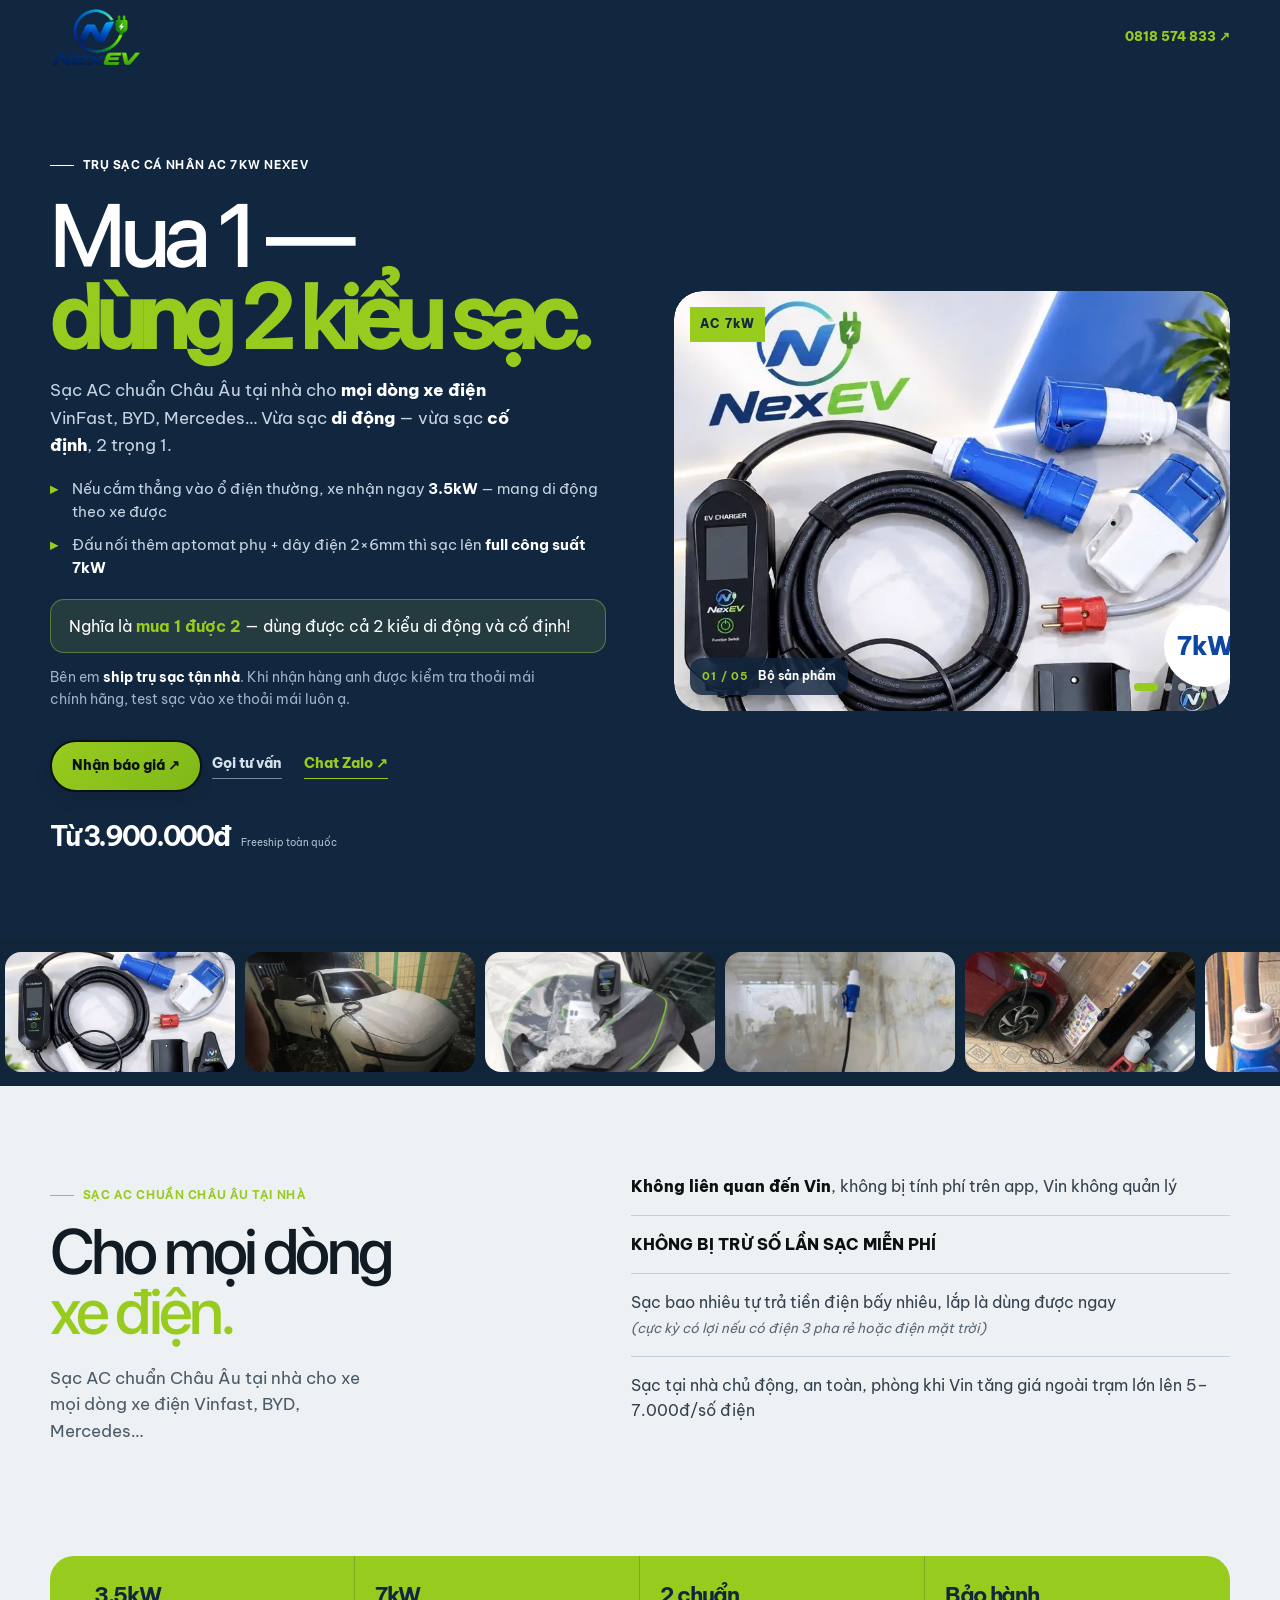
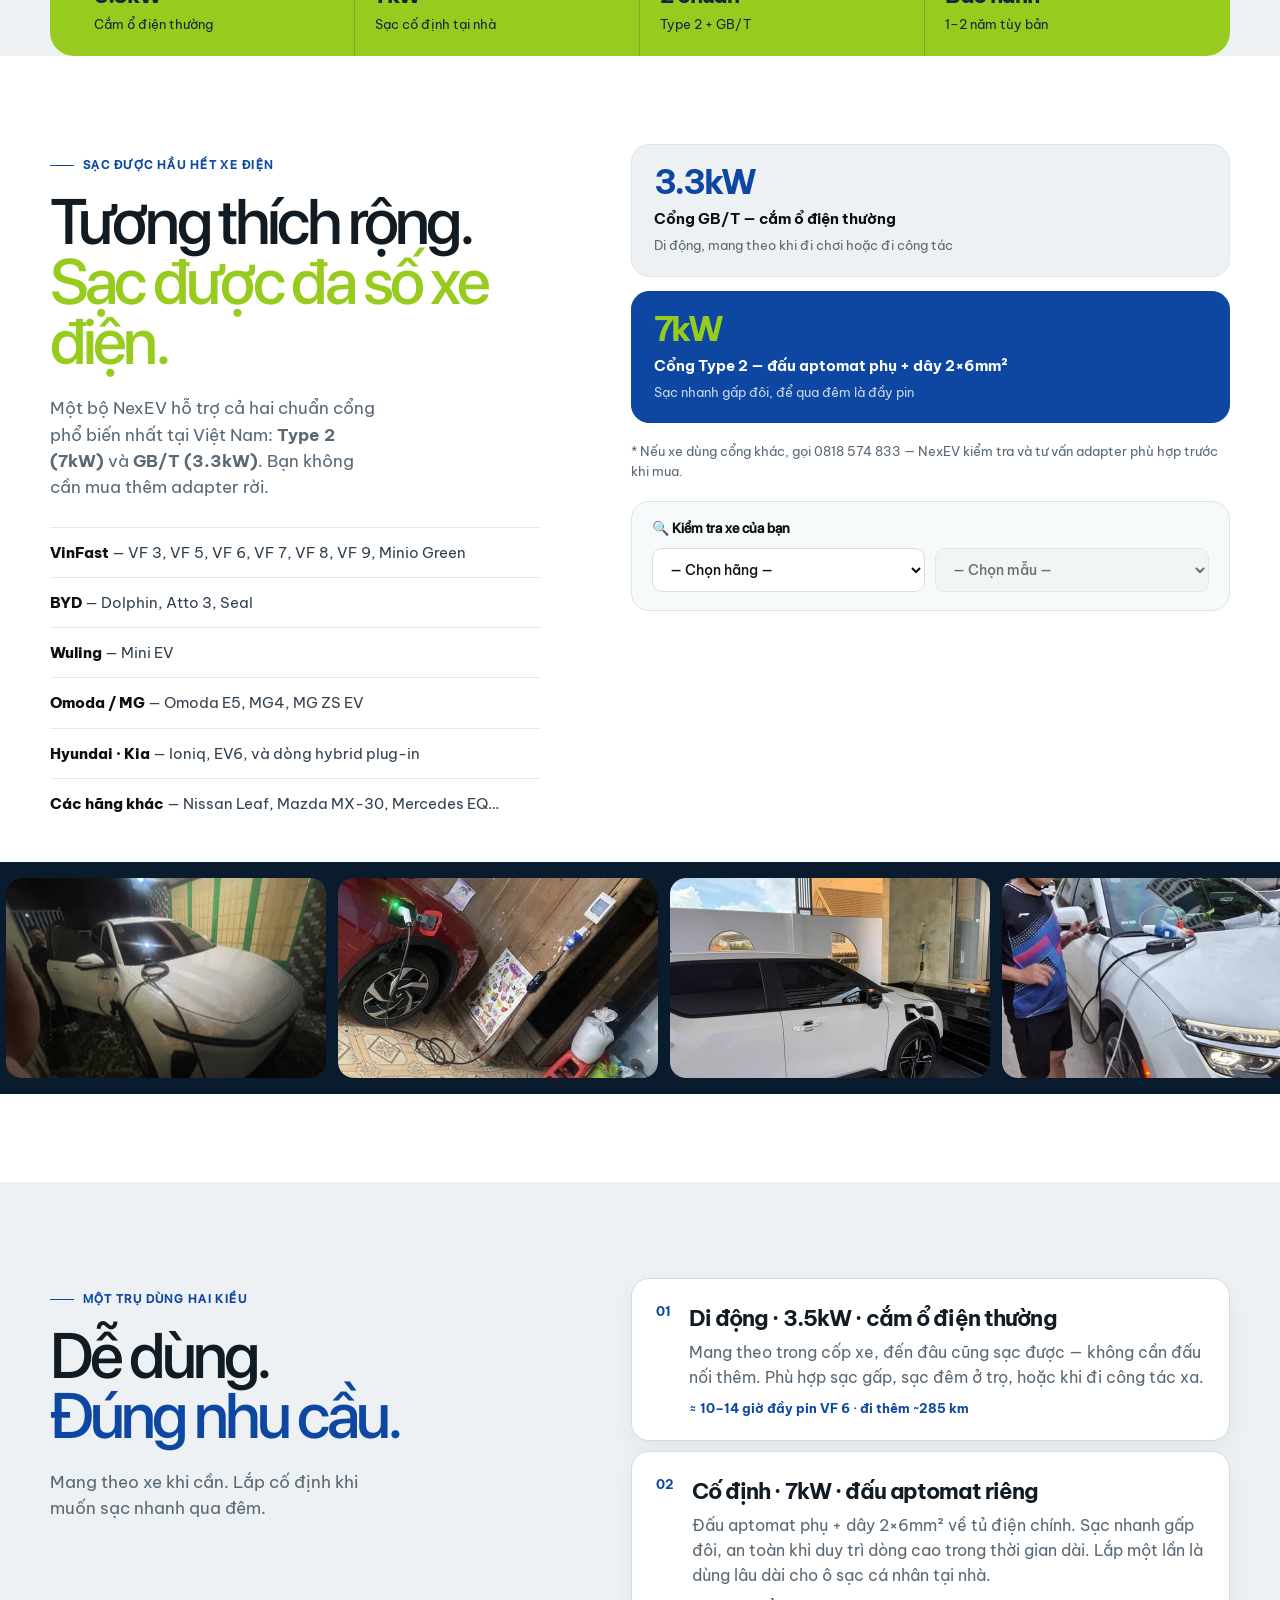
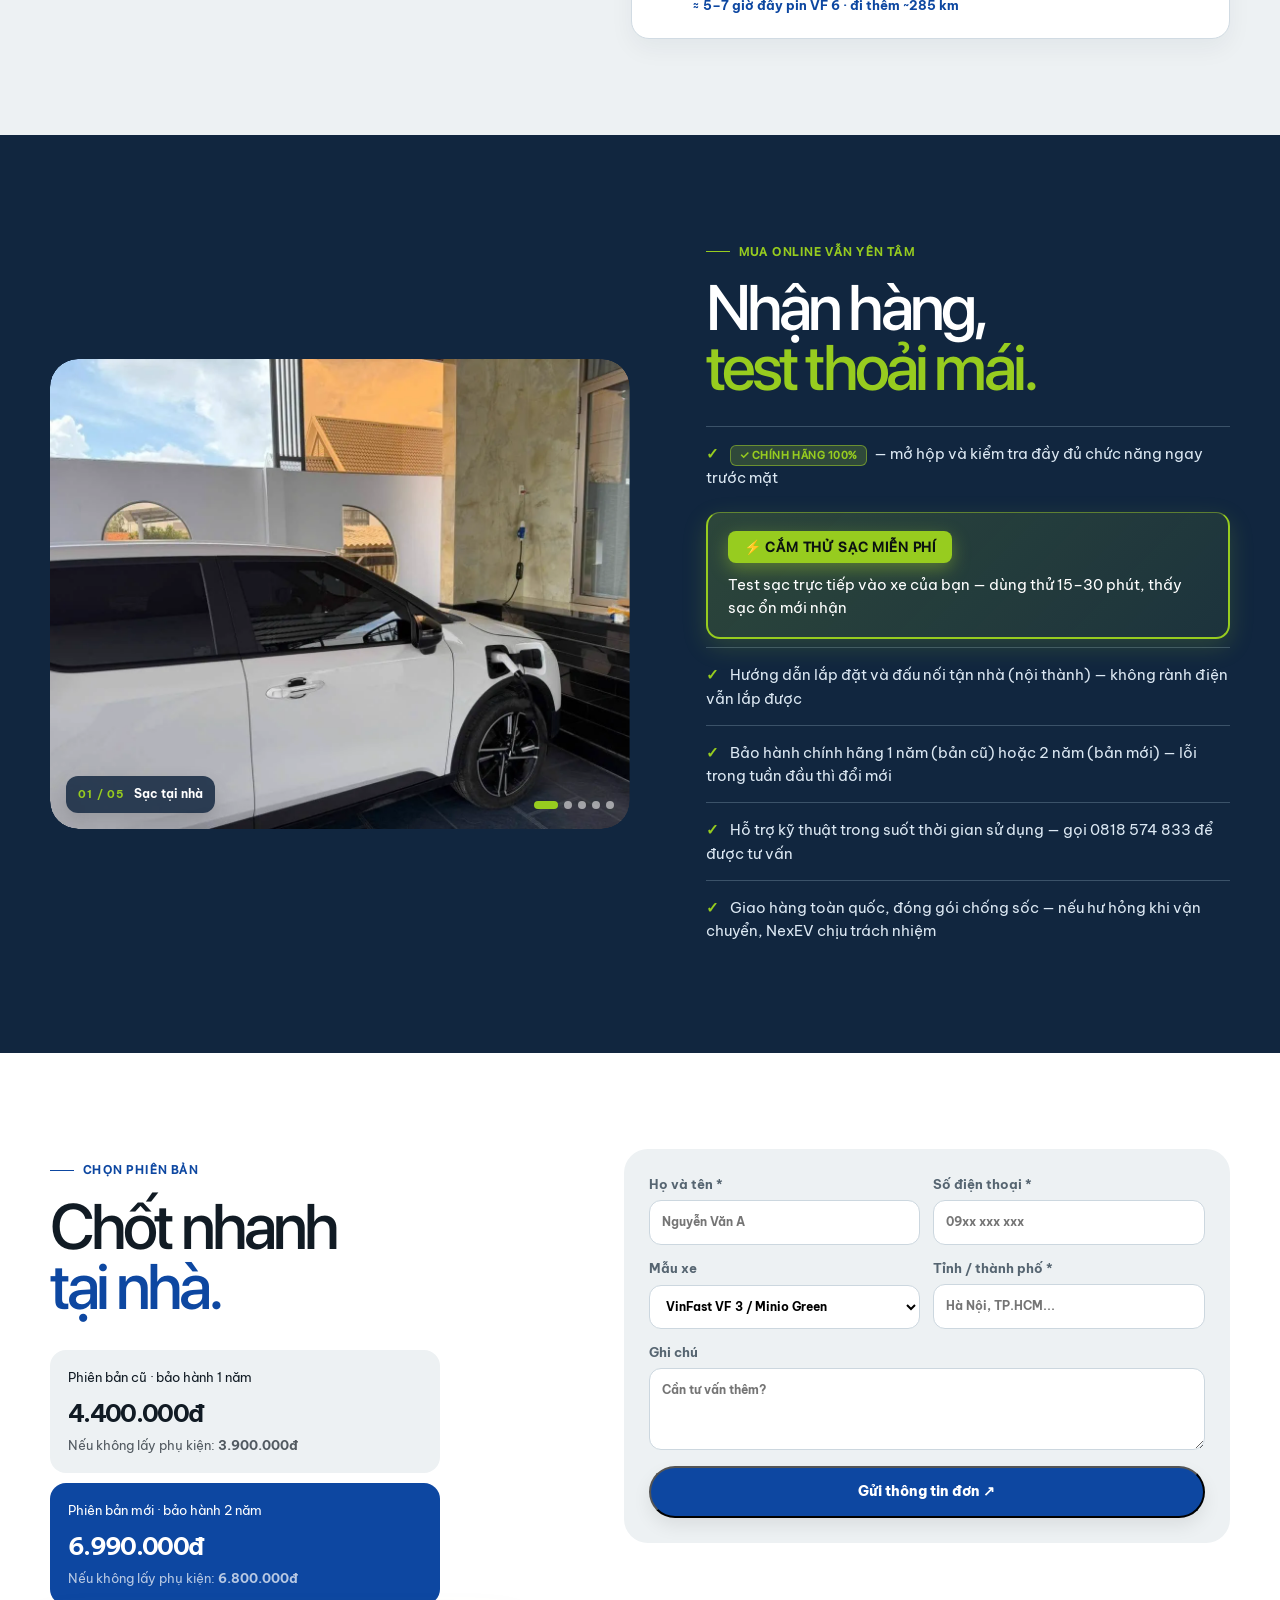
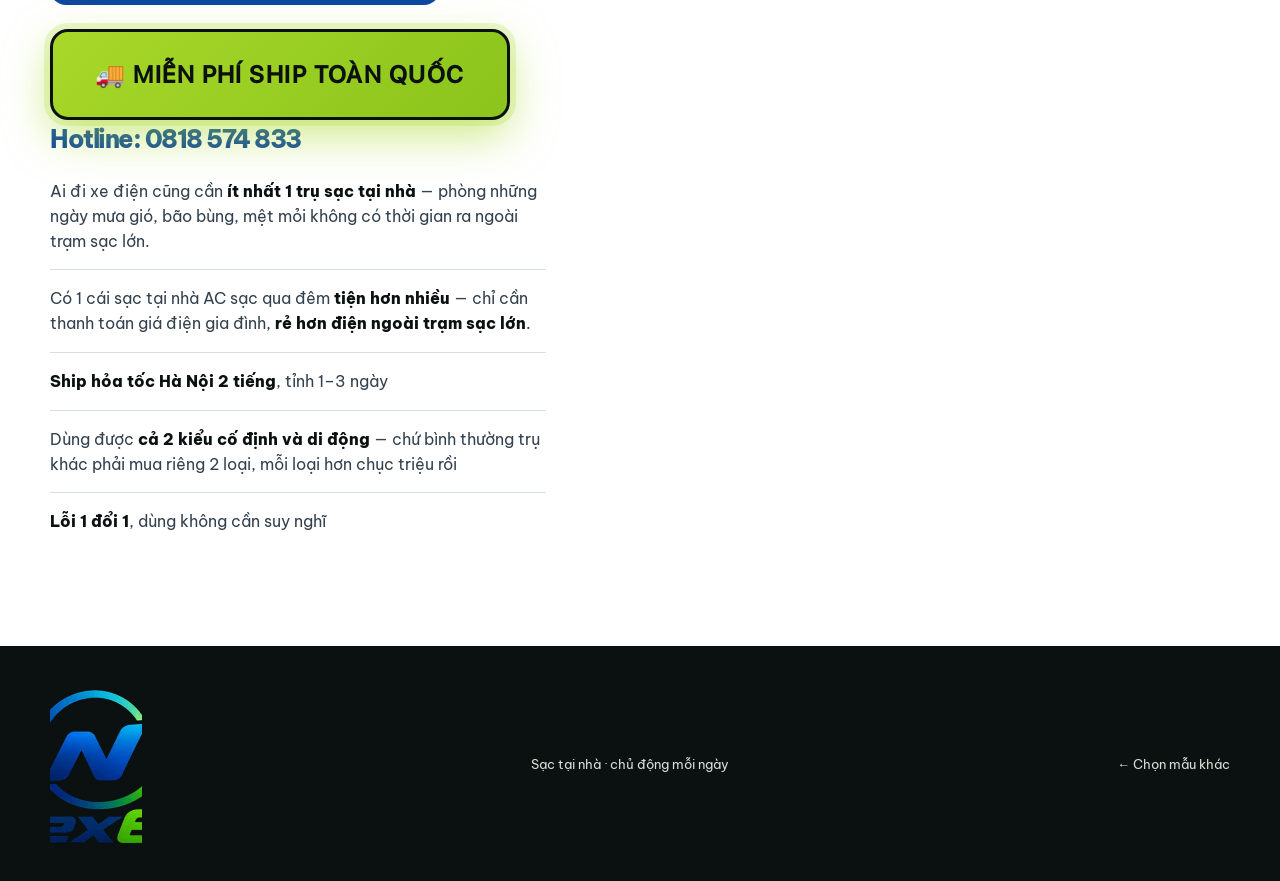
<file: index.html>
<!doctype html>
<html lang="vi">
<head>
  <meta charset="utf-8">
  <meta name="viewport" content="width=device-width,initial-scale=1">
  <meta name="description" content="Trụ sạc cá nhân AC 7kW NexEV">
  <title>NexEV / Trụ sạc cá nhân AC 7kW</title>
  <link rel="stylesheet" href="mau.css?v=20261101-perf1">
  <link rel="preload" as="image" href="assets/optimized/product-main.webp" imagesrcset="assets/optimized/product-main-480.webp 480w, assets/optimized/product-main.webp 900w" imagesizes="(max-width: 620px) 100vw, 48vw" fetchpriority="high">
  <link rel="preload" href="assets/fonts/SF-Pro-Display-Medium.woff2" as="font" type="font/woff2" crossorigin>
  <link rel="preload" href="assets/fonts/be-vietnam-pro-400.woff2" as="font" type="font/woff2" crossorigin>
</head>
<body class="v3 simple-page">
  <header class="site-header">
    <div class="shell nav">
      <a class="brand" href="mau.html"><img alt="NexEV" src="assets/optimized/logo-nexev.webp" width="256" height="171" decoding="async" loading="eager"></a>
      <a class="nav-cta" href="tel:0818574833">0818 574 833 ↗</a>
    </div>
  </header>
  <main>
    <section class="simple-hero">
      <div class="shell simple-hero-grid">
        <div class="hero-copy reveal">
          <p class="eyebrow">Trụ sạc cá nhân AC 7kW NexEV</p>
          <h1>Mua 1 —<br><em>dùng 2 kiểu sạc.</em></h1>
          <p class="lead">Sạc AC chuẩn Châu Âu tại nhà cho <strong>mọi dòng xe điện</strong> VinFast, BYD, Mercedes… Vừa sạc <strong>di động</strong> — vừa sạc <strong>cố định</strong>, 2 trọng 1.</p>
          <ul class="hero-points">
            <li>Nếu cắm thẳng vào ổ điện thường, xe nhận ngay <strong>3.5kW</strong> — mang di động theo xe được</li>
            <li>Đấu nối thêm aptomat phụ + dây điện 2×6mm thì sạc lên <strong>full công suất 7kW</strong></li>
          </ul>
          <p class="hero-sum">Nghĩa là <strong>mua 1 được 2</strong> — dùng được cả 2 kiểu di động và cố định!</p>
          <p class="hero-note">Bên em <strong>ship trụ sạc tận nhà</strong>. Khi nhận hàng anh được kiểm tra thoải mái chính hãng, test sạc vào xe thoải mái luôn ạ.</p>
          <div class="hero-actions">
            <a class="button button-lime" href="#order">Nhận báo giá ↗</a>
            <div class="hero-call-group">
            <a class="simple-call" href="tel:0818574833">Gọi tư vấn</a>
            <a class="simple-call is-zalo" href="https://zalo.me/0818574833" target="_blank" rel="noopener">Chat Zalo ↗</a>
          </div>
          </div>
          <div class="hero-price"><strong>Từ 3.900.000đ</strong><span>Freeship toàn quốc</span></div>
        </div>
                <div class="hero-media reveal simple-carousel" data-carousel aria-label="Ảnh sản phẩm NexEV">
          <div class="carousel-stage">
            <img class="carousel-slide is-active" alt="Bộ sạc NexEV AC 7kW" data-label="Bộ sản phẩm" src="assets/optimized/product-main.webp" srcset="assets/optimized/product-main-480.webp 480w, assets/optimized/product-main.webp 900w" sizes="(max-width: 620px) 100vw, 48vw" data-full="assets/optimized/product-main.webp" loading="eager" fetchpriority="high" decoding="async">
            <img class="carousel-slide" alt="Màn hình bộ sạc NexEV" data-label="Màn hình 32A" data-src="assets/optimized/charger-display.webp" data-full="assets/optimized/charger-display.webp" loading="lazy" decoding="async">
            <img class="carousel-slide" alt="Bộ sạc NexEV dùng di động" data-label="Sạc di động" data-src="assets/optimized/portable-setup.webp" data-full="assets/optimized/portable-setup.webp" loading="lazy" decoding="async">
            <img class="carousel-slide" alt="Bộ sạc NexEV lắp cố định" data-label="Lắp cố định" data-src="assets/optimized/wall-install.webp" data-full="assets/optimized/wall-install.webp" loading="lazy" decoding="async">
            <img class="carousel-slide" alt="Xe điện đang sạc bằng NexEV" data-label="Xe điện đang sạc" data-src="assets/optimized/car-red-charging.webp" data-full="assets/optimized/car-red-charging.webp" loading="lazy" decoding="async">
          </div>
          <span class="simple-badge">AC 7kW</span>
          <div class="carousel-meta"><b>01 / 05</b><span>Bộ sản phẩm</span></div><div class="carousel-dots" aria-label="Chọn ảnh"></div>
        </div>
      </div>
    </section>

    <section id="gallery" class="simple-marquee" data-marquee aria-label="Ảnh thực tế NexEV">
      <div class="marquee-track">
        <div class="marquee-set">
          <img alt="Bộ sản phẩm NexEV" data-src="assets/optimized/product-main-thumb.webp" data-full="assets/optimized/product-main.webp" loading="lazy" decoding="async">
          <img alt="Xe điện sạc tại nhà" data-label="Sạc tại nhà" data-src="assets/optimized/car-charging-thumb.webp" data-full="assets/optimized/car-charging.webp" loading="lazy" decoding="async">
          <img alt="Sạc NexEV di động" data-src="assets/optimized/portable-setup-thumb.webp" data-full="assets/optimized/portable-setup.webp" loading="lazy" decoding="async">
          <img alt="Sạc NexEV cố định" data-src="assets/optimized/wall-install-thumb.webp" data-full="assets/optimized/wall-install.webp" loading="lazy" decoding="async">
          <img alt="Xe điện màu đỏ đang sạc" data-src="assets/optimized/car-red-charging-thumb.webp" data-full="assets/optimized/car-red-charging.webp" loading="lazy" decoding="async">
          <img alt="Đầu cắm NexEV" data-src="assets/optimized/connector-install-thumb.webp" data-full="assets/optimized/connector-install.webp" loading="lazy" decoding="async">
        </div>
        <div class="marquee-set" aria-hidden="true">
          <img alt="" data-src="assets/optimized/product-main-thumb.webp" data-full="assets/optimized/product-main.webp" loading="lazy" decoding="async">
          <img alt="" data-src="assets/optimized/car-charging-thumb.webp" data-full="assets/optimized/car-charging.webp" loading="lazy" decoding="async">
          <img alt="" data-src="assets/optimized/portable-setup-thumb.webp" data-full="assets/optimized/portable-setup.webp" loading="lazy" decoding="async">
          <img alt="" data-src="assets/optimized/wall-install-thumb.webp" data-full="assets/optimized/wall-install.webp" loading="lazy" decoding="async">
          <img alt="" data-src="assets/optimized/car-red-charging-thumb.webp" data-full="assets/optimized/car-red-charging.webp" loading="lazy" decoding="async">
          <img alt="" data-src="assets/optimized/connector-install-thumb.webp" data-full="assets/optimized/connector-install.webp" loading="lazy" decoding="async">
        </div>
      </div>
    </section>

        <section class="simple-why" id="why">
      <div class="shell simple-section-grid">
        <div class="reveal">
          <p class="eyebrow" style="color:var(--lime)">Sạc AC chuẩn Châu Âu tại nhà</p>
          <h2>Cho mọi dòng<br><em>xe điện.</em></h2>
          <p class="simple-copy">Sạc AC chuẩn Châu Âu tại nhà cho xe mọi dòng xe điện Vinfast, BYD, Mercedes…</p>
        </div>
        <div class="reveal">
          <ul class="why-list">
            <li><strong>Không liên quan đến Vin</strong>, không bị tính phí trên app, Vin không quản lý</li>
            <li><strong>KHÔNG BỊ TRỪ SỐ LẦN SẠC MIỄN PHÍ</strong></li>
            <li>Sạc bao nhiêu tự trả tiền điện bấy nhiêu, lắp là dùng được ngay <em>(cực kỳ có lợi nếu có điện 3 pha rẻ hoặc điện mặt trời)</em></li>
            <li>Sạc tại nhà chủ động, an toàn, phòng khi Vin tăng giá ngoài trạm lớn lên 5–7.000đ/số điện</li>
          </ul>
        </div>
      </div>
    </section>

<section class="simple-stats">
      <div class="shell simple-stats-grid">
        <div><b>3.5kW</b><span>Cắm ổ điện thường</span></div>
        <div><b>7kW</b><span>Sạc cố định tại nhà</span></div>
        <div><b>2 chuẩn</b><span>Type 2 + GB/T</span></div>
        <div><b>Bảo hành</b><span>1–2 năm tùy bản</span></div>
      </div>
    </section>

        <section class="simple-compat" id="compat">
      <div class="shell simple-section-grid">
        <div class="reveal">
          <p class="eyebrow" style="color:var(--blue)">Sạc được hầu hết xe điện</p>
          <h2>Tương thích rộng.<br><em>Sạc được đa số xe điện.</em></h2>
          <p class="simple-copy">Một bộ NexEV hỗ trợ cả hai chuẩn cổng phổ biến nhất tại Việt Nam: <strong>Type 2 (7kW)</strong> và <strong>GB/T (3.3kW)</strong>. Bạn không cần mua thêm adapter rời.</p>
          <ul class="simple-compat-list">
            <li><strong>VinFast</strong> — VF 3, VF 5, VF 6, VF 7, VF 8, VF 9, Minio Green</li>
            <li><strong>BYD</strong> — Dolphin, Atto 3, Seal</li>
            <li><strong>Wuling</strong> — Mini EV</li>
            <li><strong>Omoda / MG</strong> — Omoda E5, MG4, MG ZS EV</li>
            <li><strong>Hyundai · Kia</strong> — Ioniq, EV6, và dòng hybrid plug-in</li>
            <li><strong>Các hãng khác</strong> — Nissan Leaf, Mazda MX-30, Mercedes EQ…</li>
          </ul>
        </div>
        <div class="reveal">
          <div class="compat-cards">
            <div class="compat-card"><b>3.3kW</b><span>Cổng GB/T — cắm ổ điện thường</span><small>Di động, mang theo khi đi chơi hoặc đi công tác</small></div>
            <div class="compat-card is-blue"><b>7kW</b><span>Cổng Type 2 — đấu aptomat phụ + dây 2×6mm²</span><small>Sạc nhanh gấp đôi, để qua đêm là đầy pin</small></div>
          </div>
          <p class="compat-note">* Nếu xe dùng cổng khác, gọi 0818 574 833 — NexEV kiểm tra và tư vấn adapter phù hợp trước khi mua.</p>

          <!-- Xe cua ban: chon mau, hien ket qua ngay -->
          <div class="car-checker" id="car-checker">
            <div class="cc-head">🔍 Kiểm tra xe của bạn</div>
            <div class="cc-row">
              <select id="ccBrand" aria-label="Chọn hãng xe">
                <option value="">— Chọn hãng —</option>
              </select>
              <select id="ccModel" aria-label="Chọn mẫu xe" disabled>
                <option value="">— Chọn mẫu —</option>
              </select>
            </div>
            <div class="cc-result" id="ccResult" role="status" aria-live="polite"></div>
          </div>
        </div>
        </div>
    
<div class="compat-marquee full-bleed reveal" data-marquee aria-label="Hình ảnh xe điện sạc với NexEV theo từng hãng">
          <div class="marquee-track">
            <div class="marquee-set">
              <figure data-brand="VinFast"><img alt="VinFast sạc bằng NexEV" loading="lazy" data-src="assets/optimized/car-charging-thumb.webp" data-full="assets/optimized/car-charging.webp" decoding="async"></figure>
              <figure data-brand="VinFast"><img alt="VinFast test NexEV" loading="lazy" data-src="assets/optimized/car-red-charging-thumb.webp" data-full="assets/optimized/car-red-charging.webp" decoding="async"></figure>
              <figure data-brand="BYD"><img alt="BYD sạc tại nhà" loading="lazy" data-src="assets/optimized/home-charging-thumb.webp" data-full="assets/optimized/home-charging.webp" decoding="async"></figure>
              <figure data-brand="BYD"><img alt="BYD giao NexEV" loading="lazy" data-src="assets/optimized/car-delivery-thumb.webp" data-full="assets/optimized/car-delivery.webp" decoding="async"></figure>
              <figure data-brand="Wuling"><img alt="Wuling sạc di động" loading="lazy" data-src="assets/optimized/portable-setup-thumb.webp" data-full="assets/optimized/portable-setup.webp" decoding="async"></figure>
              <figure data-brand="Omoda/MG"><img alt="Omoda MG màn sạc" loading="lazy" data-src="assets/optimized/charger-display-thumb.webp" data-full="assets/optimized/charger-display.webp" decoding="async"></figure>
              <figure data-brand="Hyundai/Kia"><img alt="Hyundai Kia lắp cố định" loading="lazy" data-src="assets/optimized/wall-install-thumb.webp" data-full="assets/optimized/wall-install.webp" decoding="async"></figure>
              <figure data-brand="Khác"><img alt="Đầu cắm NexEV" loading="lazy" data-src="assets/optimized/connector-install-thumb.webp" data-full="assets/optimized/connector-install.webp" decoding="async"></figure>
            </div>
            <div class="marquee-set" aria-hidden="true">
              <figure><img alt="" loading="lazy" data-src="assets/optimized/car-charging-thumb.webp" data-full="assets/optimized/car-charging.webp" decoding="async"></figure>
              <figure><img alt="" loading="lazy" data-src="assets/optimized/car-red-charging-thumb.webp" data-full="assets/optimized/car-red-charging.webp" decoding="async"></figure>
              <figure><img alt="" loading="lazy" data-src="assets/optimized/home-charging-thumb.webp" data-full="assets/optimized/home-charging.webp" decoding="async"></figure>
              <figure><img alt="" loading="lazy" data-src="assets/optimized/car-delivery-thumb.webp" data-full="assets/optimized/car-delivery.webp" decoding="async"></figure>
              <figure><img alt="" loading="lazy" data-src="assets/optimized/portable-setup-thumb.webp" data-full="assets/optimized/portable-setup.webp" decoding="async"></figure>
              <figure><img alt="" loading="lazy" data-src="assets/optimized/charger-display-thumb.webp" data-full="assets/optimized/charger-display.webp" decoding="async"></figure>
              <figure><img alt="" loading="lazy" data-src="assets/optimized/wall-install-thumb.webp" data-full="assets/optimized/wall-install.webp" decoding="async"></figure>
              <figure><img alt="" loading="lazy" data-src="assets/optimized/connector-install-thumb.webp" data-full="assets/optimized/connector-install.webp" decoding="async"></figure>
            </div>
          </div>
        </div>
</section>

<section class="simple-modes" id="modes">
      <div class="shell simple-section-grid">
        <div class="reveal">
          <p class="eyebrow" style="color:var(--blue)">Một trụ dùng hai kiểu</p>
          <h2>Dễ dùng.<br><em>Đúng nhu cầu.</em></h2>
          <p class="simple-copy">Mang theo xe khi cần. Lắp cố định khi muốn sạc nhanh qua đêm.</p>
        </div>
        <div class="simple-mode-list">
          <article class="simple-mode reveal"><strong>01</strong><div><h3>Di động · 3.5kW · cắm ổ điện thường</h3><p>Mang theo trong cốp xe, đến đâu cũng sạc được — không cần đấu nối thêm. Phù hợp sạc gấp, sạc đêm ở trọ, hoặc khi đi công tác xa.</p><small class="mode-note">≈ 10–14 giờ đầy pin VF 6 · đi thêm ~285 km</small></div></article>
          <article class="simple-mode reveal"><strong>02</strong><div><h3>Cố định · 7kW · đấu aptomat riêng</h3><p>Đấu aptomat phụ + dây 2×6mm² về tủ điện chính. Sạc nhanh gấp đôi, an toàn khi duy trì dòng cao trong thời gian dài. Lắp một lần là dùng lâu dài cho ô sạc cá nhân tại nhà.</p><small class="mode-note">≈ 5–7 giờ đầy pin VF 6 · đi thêm ~285 km</small></div></article>
        </div>
      </div>
    </section>

    <section id="proof" class="simple-proof">
      <div class="shell simple-proof-grid">
                <div class="reveal simple-carousel proof-carousel" data-carousel aria-label="Ảnh thực tế giao và test NexEV">
          <div class="carousel-stage">
            <img class="carousel-slide is-active" alt="Xe điện sạc tại nhà" data-label="Sạc tại nhà" data-src="assets/optimized/home-charging.webp" data-full="assets/optimized/home-charging.webp" loading="lazy" decoding="async">
            <img class="carousel-slide" alt="Giao bộ sạc NexEV tận nhà" data-label="Giao hàng tận nhà" data-src="assets/optimized/car-delivery.webp" data-full="assets/optimized/car-delivery.webp" loading="lazy" decoding="async">
            <img class="carousel-slide" alt="Xe điện đang sạc bằng NexEV" data-label="Xe điện đang sạc" data-src="assets/optimized/car-charging.webp" data-full="assets/optimized/car-charging.webp" loading="lazy" decoding="async">
            <img class="carousel-slide" alt="Test sạc NexEV trên xe điện" data-label="Test sạc thực tế" data-src="assets/optimized/car-red-charging.webp" data-full="assets/optimized/car-red-charging.webp" loading="lazy" decoding="async">
            <img class="carousel-slide" alt="Bộ sạc NexEV lắp cố định" data-label="Lắp cố định" data-src="assets/optimized/wall-install.webp" data-full="assets/optimized/wall-install.webp" loading="lazy" decoding="async">
          </div>
          <div class="carousel-meta"><b>01 / 05</b><span>Bộ sản phẩm</span></div><div class="carousel-dots" aria-label="Chọn ảnh"></div>
        </div>
        <div class="reveal">
          <p class="eyebrow" style="color:var(--lime)">Mua online vẫn yên tâm</p>
          <h2>Nhận hàng,<br><em>test thoải mái.</em></h2>
          <ul class="simple-list">
            <li><span class="hot-tag-line">✓ CHÍNH HÃNG 100%</span> — mở hộp và kiểm tra đầy đủ chức năng ngay trước mặt</li>
            <li class="proof-hot"><span class="hot-tag">⚡ CẮM THỬ SẠC MIỄN PHÍ</span><br>Test sạc trực tiếp vào xe của bạn — dùng thử 15–30 phút, thấy sạc ổn mới nhận</li>
            <li>Hướng dẫn lắp đặt và đấu nối tận nhà (nội thành) — không rành điện vẫn lắp được</li>
            <li>Bảo hành chính hãng 1 năm (bản cũ) hoặc 2 năm (bản mới) — lỗi trong tuần đầu thì đổi mới</li>
            <li>Hỗ trợ kỹ thuật trong suốt thời gian sử dụng — gọi 0818 574 833 để được tư vấn</li>
            <li>Giao hàng toàn quốc, đóng gói chống sốc — nếu hư hỏng khi vận chuyển, NexEV chịu trách nhiệm</li>
          </ul>
        </div>
      </div>
    </section>

    <section class="simple-order" id="order">
      <div class="shell simple-order-grid">
        <div class="reveal">
          <p class="eyebrow" style="color:var(--blue)">Chọn phiên bản</p>
          <h2>Chốt nhanh<br><em>tại nhà.</em></h2>
          <div class="simple-prices">
            <div><span>Phiên bản cũ · bảo hành 1 năm</span><strong>4.400.000đ</strong><small>Nếu không lấy phụ kiện: <b>3.900.000đ</b></small></div>
            <div class="selected"><span>Phiên bản mới · bảo hành 2 năm</span><strong>6.990.000đ</strong><small>Nếu không lấy phụ kiện: <b>6.800.000đ</b></small></div>
          </div>
          <p class="price-highlight"><strong>MIỄN PHÍ SHIP TOÀN QUỐC</strong></p>
          <a class="simple-hotline" href="tel:0818574833">Hotline: 0818 574 833</a>
          <ul class="why-list why-list-2">
            <li>Ai đi xe điện cũng cần <strong>ít nhất 1 trụ sạc tại nhà</strong> — phòng những ngày mưa gió, bão bùng, mệt mỏi không có thời gian ra ngoài trạm sạc lớn.</li>
            <li>Có 1 cái sạc tại nhà AC sạc qua đêm <strong>tiện hơn nhiều</strong> — chỉ cần thanh toán giá điện gia đình, <strong>rẻ hơn điện ngoài trạm sạc lớn</strong>.</li>
            <li><strong>Ship hỏa tốc Hà Nội 2 tiếng</strong>, tỉnh 1–3 ngày</li>
            <li>Dùng được <strong>cả 2 kiểu cố định và di động</strong> — chứ bình thường trụ khác phải mua riêng 2 loại, mỗi loại hơn chục triệu rồi</li>
            <li><strong>Lỗi 1 đổi 1</strong>, dùng không cần suy nghĩ</li>
          </ul>
        </div>
        <form class="reveal" data-sheet-endpoint="https://script.google.com/macros/s/AKfycbyyTQPP33kTM568tNspEy7QJ-tmISOP-PxVutwLszo_eHptSMwQAG9xFrQvZFwZZxhRyg/exec">
          <div class="fields">
            <label>Họ và tên *<input name="name" required placeholder="Nguyễn Văn A"></label>
            <label>Số điện thoại *<input name="phone" required inputmode="tel" placeholder="09xx xxx xxx"></label>
            <label>Mẫu xe<select name="model"><option>VinFast VF 3 / Minio Green</option><option>VinFast VF 5 / VF 6 / VF 7</option><option>VinFast VF 8 / VF 9</option><option>BYD Dolphin / Atto 3 / Seal</option><option>Wuling Mini EV</option><option>Omoda E5 / MG4 / MG ZS EV</option><option>Hyundai Ioniq / Kia EV6</option><option>Mẫu xe khác (ghi ở ghi chú)</option></select></label>
            <label>Tỉnh / thành phố *<input name="city" required placeholder="Hà Nội, TP.HCM..."></label>
            <label class="full">Ghi chú<textarea name="note" placeholder="Cần tư vấn thêm?"></textarea></label>
          </div>
          <button class="button button-blue" type="submit">Gửi thông tin đơn ↗</button>
          <div class="form-status" role="status" aria-live="polite"></div>
        </form>
      </div>
    </section>
  </main>
  <footer class="footer"><div class="shell footer-inner"><img alt="NexEV" src="assets/optimized/logo-nexev.webp" width="256" height="171" decoding="async" loading="lazy"><span>Sạc tại nhà · chủ động mỗi ngày</span><a href="mau.html">← Chọn mẫu khác</a></div></footer>
  <script src="mau.js?v=20261101-perf1"></script>
<script>
(function(){
  "use strict";
  /* ===== Xe cua ban: chon hang → chon mau → hien ket qua ===== */
  var DB = {
    "VinFast": {
      models: ["VF 3","VF 5","VF 6","VF 7","VF 8","VF 9","Minio Green"],
      cong: "Type 2 (7kW) + GB/T 3.3kW tùy năm sản xuất",
      tocDo: "7kW với cổng Type 2 · 3.3kW với GB/T",
      thoiGian: "VF 6: 5–7 giờ (7kW) hoặc 10–14 giờ (3.3kW)",
      img: "assets/car-charging.jpg",
      alt: "VinFast sạc bằng NexEV"
    },
    "BYD": {
      models: ["Dolphin","Atto 3","Seal","Han"],
      cong: "Type 2 (7kW)",
      tocDo: "7kW tối đa",
      thoiGian: "Dolphin ~6 giờ đầy · Atto 3 ~7 giờ đầy",
      img: "assets/home-charging.jpg",
      alt: "BYD sạc tại nhà với NexEV"
    },
    "Wuling": {
      models: ["Mini EV","Mini EV Cabrio"],
      cong: "GB/T (3.3kW)",
      tocDo: "3.3kW tối đa (pin nhỏ nên vẫn sạc khá nhanh)",
      thoiGian: "Mini EV: ~4–6 giờ đầy",
      img: "assets/portable-setup.jpg",
      alt: "Wuling Mini EV sạc di động với NexEV"
    },
    "Omoda / MG": {
      models: ["Omoda E5","MG4","MG ZS EV","MG5 EV"],
      cong: "Type 2 (7kW)",
      tocDo: "7kW tối đa",
      thoiGian: "MG4 ~7 giờ đầy · ZS EV ~8 giờ đầy",
      img: "assets/charger-display.jpg",
      alt: "Omoda MG sạc bằng NexEV"
    },
    "Hyundai / Kia": {
      models: ["Ioniq 5","Ioniq 6","Kona Electric","EV6","Niro EV"],
      cong: "Type 2 (7kW)",
      tocDo: "7kW tối đa (AC onboard 7–11kW)",
      thoiGian: "Kona ~7 giờ · Ioniq 5 ~8 giờ đầy",
      img: "assets/wall-install.jpg",
      alt: "Hyundai Kia sạc bằng NexEV"
    },
    "Hãng khác": {
      models: ["Nissan Leaf","Mazda MX-30","Mercedes EQB/EQA","Peugeot e-2008","Toyota bZ4X","Khác (gọi tư vấn)"],
      cong: "Type 2 (7kW) — kiểm tra thêm nếu cổng khác",
      tocDo: "7kW tối đa với Type 2",
      thoiGian: "Tùy pin xe, trung bình 6–9 giờ",
      img: "assets/connector-install.jpg",
      alt: "Sạc NexEV cho các dòng xe khác"
    }
  };
  var brandSel = document.getElementById("ccBrand");
  var modelSel = document.getElementById("ccModel");
  var result   = document.getElementById("ccResult");
  if(!brandSel || !modelSel || !result) return;

  Object.keys(DB).forEach(function(b){
    var o = document.createElement("option");
    o.value = b; o.textContent = b;
    brandSel.appendChild(o);
  });

  brandSel.addEventListener("change", function(){
    var b = brandSel.value;
    modelSel.innerHTML = '<option value="">— Chọn mẫu —</option>';
    modelSel.disabled = !b;
    result.className = "cc-result";
    result.innerHTML = "";
    if(!b) return;
    DB[b].models.forEach(function(m){
      var o = document.createElement("option");
      o.value = m; o.textContent = m;
      modelSel.appendChild(o);
    });
  });

  modelSel.addEventListener("change", function(){
    var b = brandSel.value, m = modelSel.value;
    if(!b || !m){ result.className = "cc-result"; result.innerHTML=""; return; }
    var d = DB[b];
    result.className = "cc-result show ok";
    result.innerHTML =
      '<div class="cc-body">'+
        '<div class="cc-title">✓ ' + b + " " + m + " — sạc được với NexEV</div>"+
        '<div class="cc-row-line"><span>Cổng</span><b>' + d.cong + "</b></div>"+
        '<div class="cc-row-line"><span>Công suất</span><b>' + d.tocDo + "</b></div>"+
        '<div class="cc-row-line"><span>Thời gian</span><b>' + d.thoiGian + "</b></div>"+
        '<a class="cc-cta" href="#order">Chốt đơn — để lại thông tin</a>'+
      "</div>";
  });

  /* ===== Hover/touch pause cho marquee trong compat ===== */
  document.querySelectorAll(".compat-marquee[data-marquee]").forEach(function(root){
    root.addEventListener("mouseenter", function(){ root.classList.add("is-paused"); });
    root.addEventListener("mouseleave", function(){ root.classList.remove("is-paused"); });
    root.addEventListener("touchstart", function(){ root.classList.add("is-paused"); }, {passive:true});
  });
})();
</script>
</body>
</html>
</file>
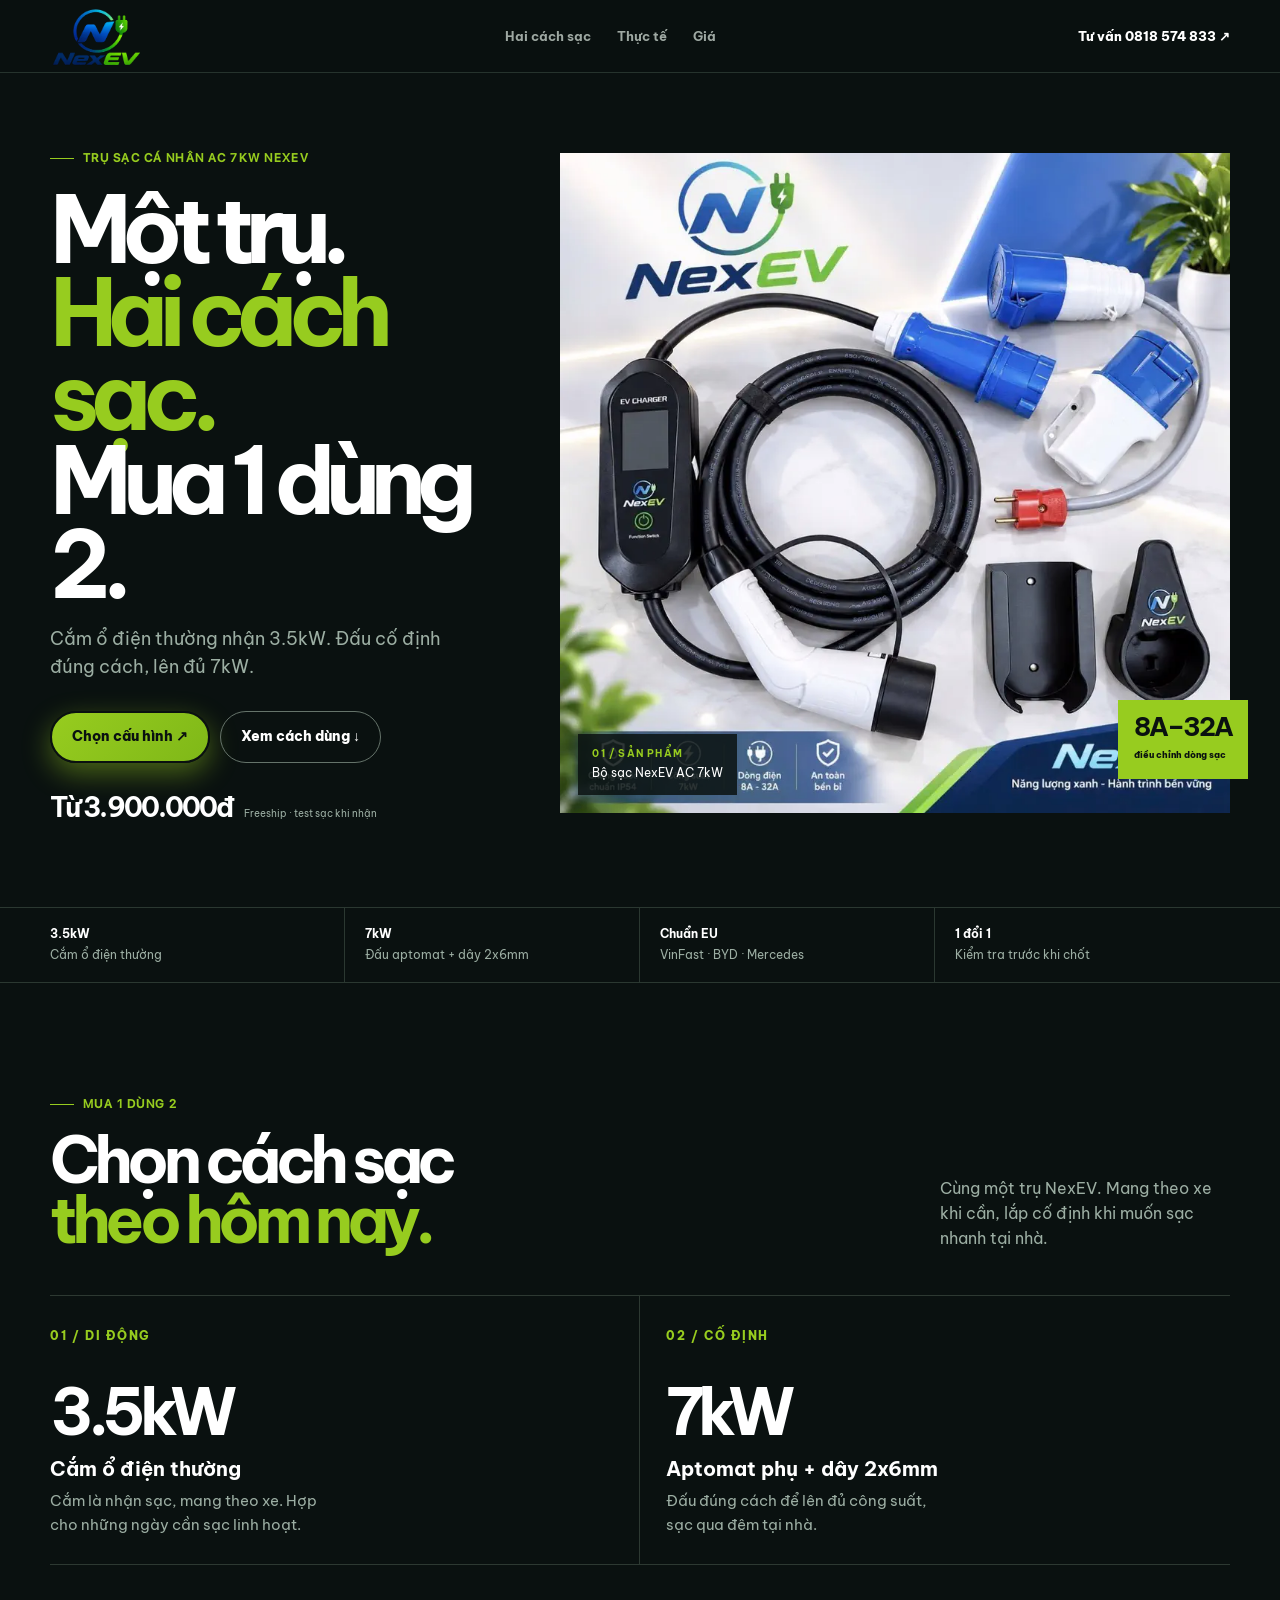
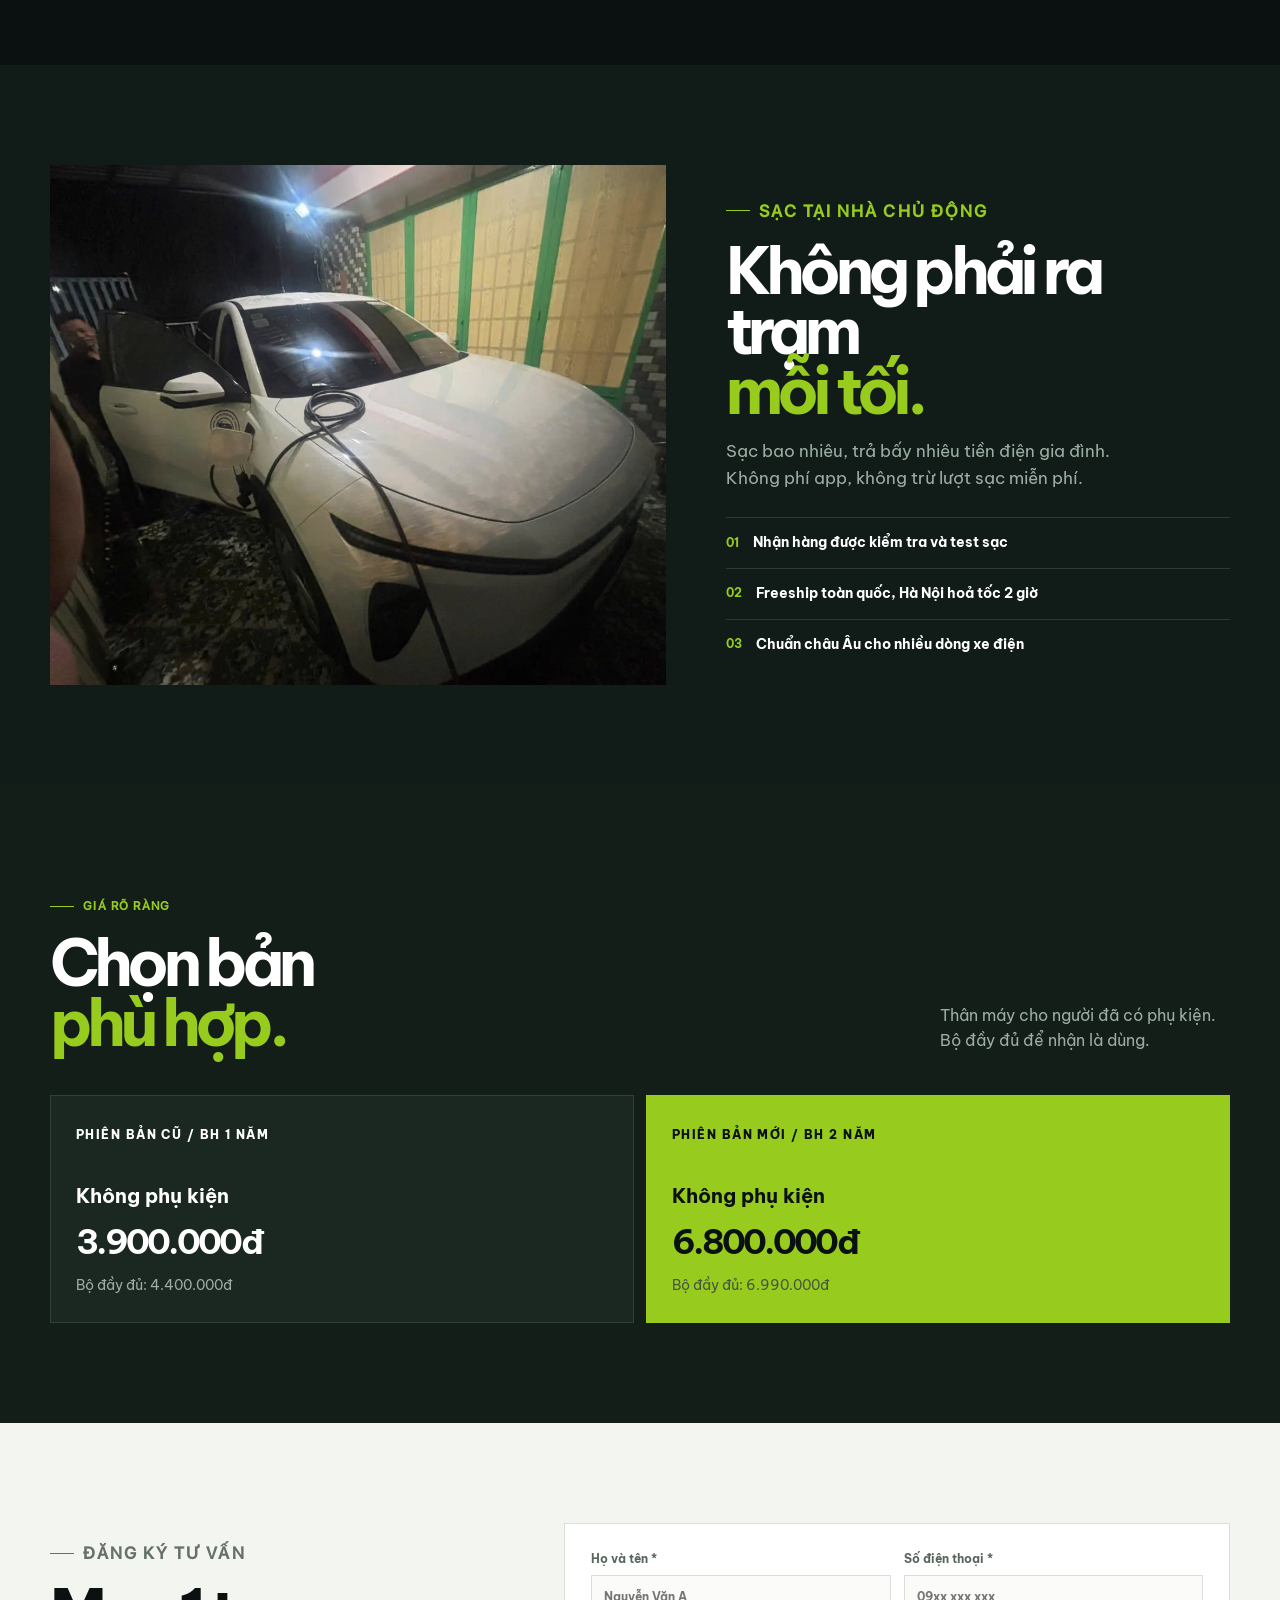
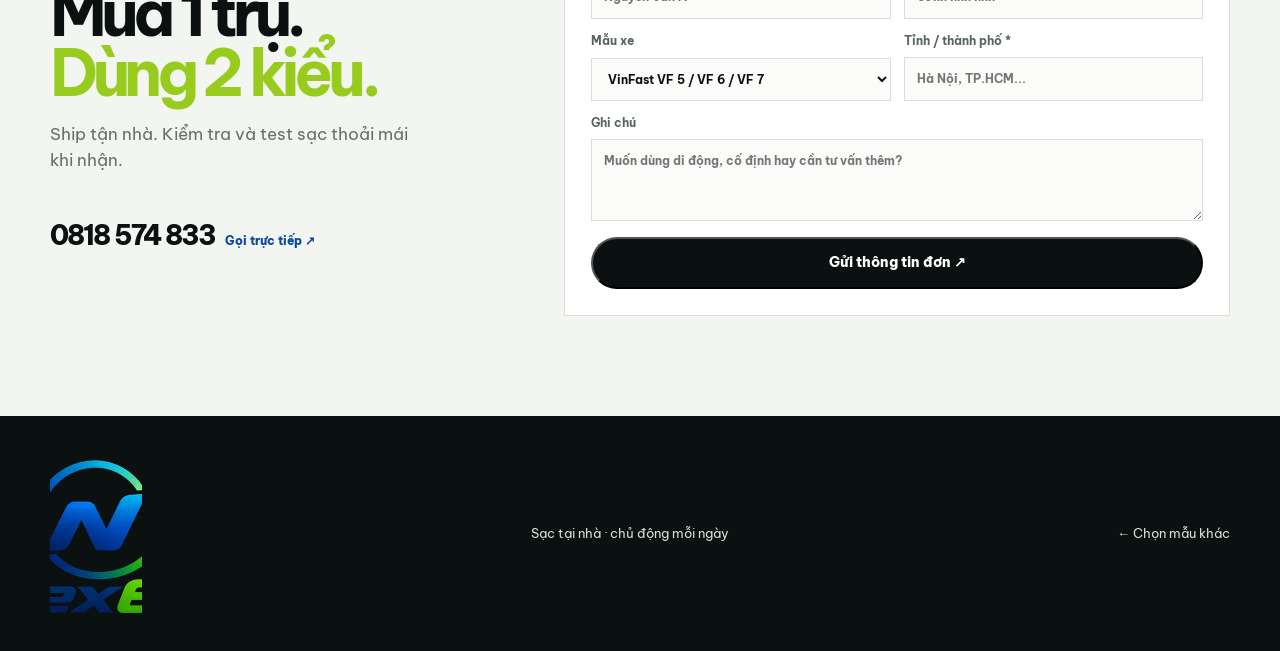
<file: mau-1.html>
<!doctype html><html lang="vi"><head><meta charset="utf-8"><meta name="viewport" content="width=device-width,initial-scale=1"><meta name="description" content="Trụ sạc cá nhân AC 7kW NexEV"><title>NexEV / Dark Performance</title><link rel="stylesheet" href="mau.css?v=20261101-perf1"></head><body class="v1"><header class="site-header"><div class="shell nav"><a class="brand" href="mau.html"><img alt="NexEV" src="assets/optimized/logo-nexev.webp" width="256" height="171" decoding="async" loading="eager"></a><nav class="nav-links"><a href="#mode">Hai cách sạc</a><a href="#proof">Thực tế</a><a href="#price">Giá</a></nav><a class="nav-cta" href="#order">Tư vấn 0818 574 833 ↗</a></div></header><main><section class="hero"><div class="shell hero-grid"><div class="hero-copy reveal"><p class="eyebrow">Trụ sạc cá nhân AC 7kW NexEV</p><h1>Một trụ.<br><em>Hai cách sạc.</em><br>Mua 1 dùng 2.</h1><p class="lead">Cắm ổ điện thường nhận 3.5kW. Đấu cố định đúng cách, lên đủ 7kW.</p><div class="hero-actions"><a class="button button-lime" href="#order">Chọn cấu hình ↗</a><a class="button button-ghost" href="#mode">Xem cách dùng ↓</a></div><div class="hero-price"><strong>Từ 3.900.000đ</strong><span>Freeship · test sạc khi nhận</span></div></div><div class="hero-media reveal"><img alt="Bộ sạc NexEV AC 7kW và phụ kiện" src="assets/optimized/product-main.webp" decoding="async" loading="eager" fetchpriority="high"><div class="media-note"><b>01 / SẢN PHẨM</b><span>Bộ sạc NexEV AC 7kW</span></div><div class="media-sticker"><strong>8A–32A</strong><small>điều chỉnh dòng sạc</small></div></div></div></section><section class="ticker"><div class="shell ticker-grid"><div><b>3.5kW</b><span>Cắm ổ điện thường</span></div><div><b>7kW</b><span>Đấu aptomat + dây 2x6mm</span></div><div><b>Chuẩn EU</b><span>VinFast · BYD · Mercedes</span></div><div><b>1 đổi 1</b><span>Kiểm tra trước khi chốt</span></div></div></section><section class="section" id="mode"><div class="shell"><div class="split-head reveal"><div><p class="eyebrow">Mua 1 dùng 2</p><h2>Chọn cách sạc<br><em>theo hôm nay.</em></h2></div><p>Cùng một trụ NexEV. Mang theo xe khi cần, lắp cố định khi muốn sạc nhanh tại nhà.</p></div><div class="modes"><article class="mode reveal"><small>01 / DI ĐỘNG</small><strong>3.5kW</strong><h3>Cắm ổ điện thường</h3><p>Cắm là nhận sạc, mang theo xe. Hợp cho những ngày cần sạc linh hoạt.</p></article><article class="mode reveal"><small>02 / CỐ ĐỊNH</small><strong>7kW</strong><h3>Aptomat phụ + dây 2x6mm</h3><p>Đấu đúng cách để lên đủ công suất, sạc qua đêm tại nhà.</p></article></div></div></section><section class="section proof-section" id="proof"><div class="shell proof"><div class="reveal"><img alt="Xe điện đang sạc bằng NexEV tại nhà" src="assets/optimized/car-charging.webp" decoding="async" loading="lazy"></div><div class="proof-copy reveal"><p class="eyebrow" style="color:var(--accent)">Sạc tại nhà chủ động</p><h2>Không phải ra trạm<br><em>mỗi tối.</em></h2><p>Sạc bao nhiêu, trả bấy nhiêu tiền điện gia đình. Không phí app, không trừ lượt sạc miễn phí.</p><div class="proof-list"><div><b>01</b><span>Nhận hàng được kiểm tra và test sạc</span></div><div><b>02</b><span>Freeship toàn quốc, Hà Nội hoả tốc 2 giờ</span></div><div><b>03</b><span>Chuẩn châu Âu cho nhiều dòng xe điện</span></div></div></div></div></section><section class="section prices" id="price"><div class="shell"><div class="split-head reveal"><div><p class="eyebrow" style="color:var(--accent)">Giá rõ ràng</p><h2>Chọn bản<br><em>phù hợp.</em></h2></div><p>Thân máy cho người đã có phụ kiện. Bộ đầy đủ để nhận là dùng.</p></div><div class="price-grid"><article class="price-card reveal"><small>PHIÊN BẢN CŨ / BH 1 NĂM</small><h3>Không phụ kiện</h3><strong>3.900.000đ</strong><p>Bộ đầy đủ: 4.400.000đ</p></article><article class="price-card featured reveal"><small>PHIÊN BẢN MỚI / BH 2 NĂM</small><h3>Không phụ kiện</h3><strong>6.800.000đ</strong><p>Bộ đầy đủ: 6.990.000đ</p></article></div></div></section><section class="section form-section" id="order"><div class="shell form-grid"><div class="form-copy reveal"><p class="eyebrow">Đăng ký tư vấn</p><h2>Mua 1 trụ.<br><em>Dùng 2 kiểu.</em></h2><p>Ship tận nhà. Kiểm tra và test sạc thoải mái khi nhận.</p><a class="hotline" href="tel:0818574833">0818 574 833 <span>Gọi trực tiếp ↗</span></a></div><form class="reveal" data-sheet-endpoint="https://script.google.com/macros/s/AKfycbyyTQPP33kTM568tNspEy7QJ-tmISOP-PxVutwLszo_eHptSMwQAG9xFrQvZFwZZxhRyg/exec"><div class="fields"><label>Họ và tên *<input name="name" required placeholder="Nguyễn Văn A"></label><label>Số điện thoại *<input name="phone" required inputmode="tel" placeholder="09xx xxx xxx"></label><label>Mẫu xe<select name="model"><option>VinFast VF 5 / VF 6 / VF 7</option><option>VinFast VF 8 / VF 9</option><option>BYD</option><option>Mẫu xe khác</option></select></label><label>Tỉnh / thành phố *<input name="city" required placeholder="Hà Nội, TP.HCM..."></label><label class="full">Ghi chú<textarea name="note" placeholder="Muốn dùng di động, cố định hay cần tư vấn thêm?"></textarea></label></div><button class="button button-dark" type="submit">Gửi thông tin đơn ↗</button><div class="form-status" role="status" aria-live="polite"></div></form></div></section></main><footer class="footer"><div class="shell footer-inner"><img alt="NexEV" src="assets/optimized/logo-nexev.webp" width="256" height="171" decoding="async" loading="lazy"><span>Sạc tại nhà · chủ động mỗi ngày</span><a href="mau.html">← Chọn mẫu khác</a></div></footer><script src="mau.js?v=20261101-perf1"></script></body></html>
</file>
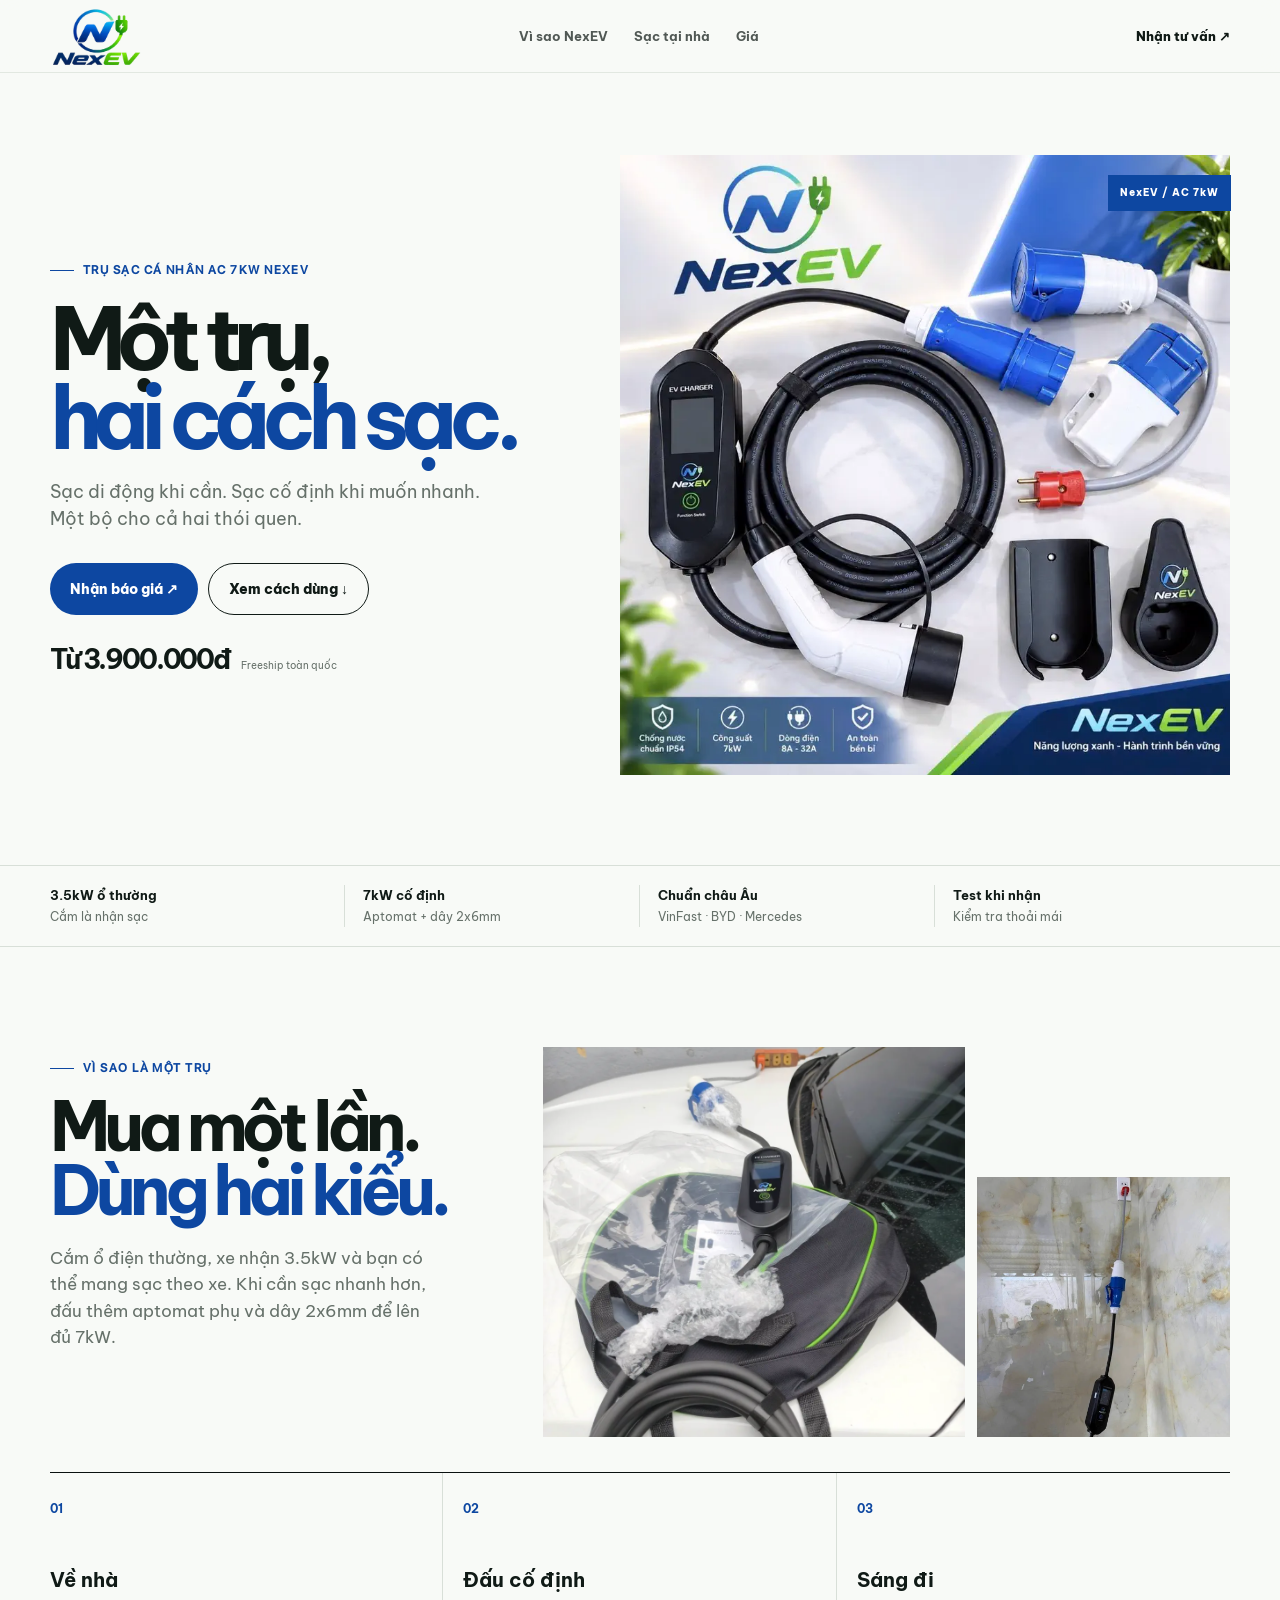
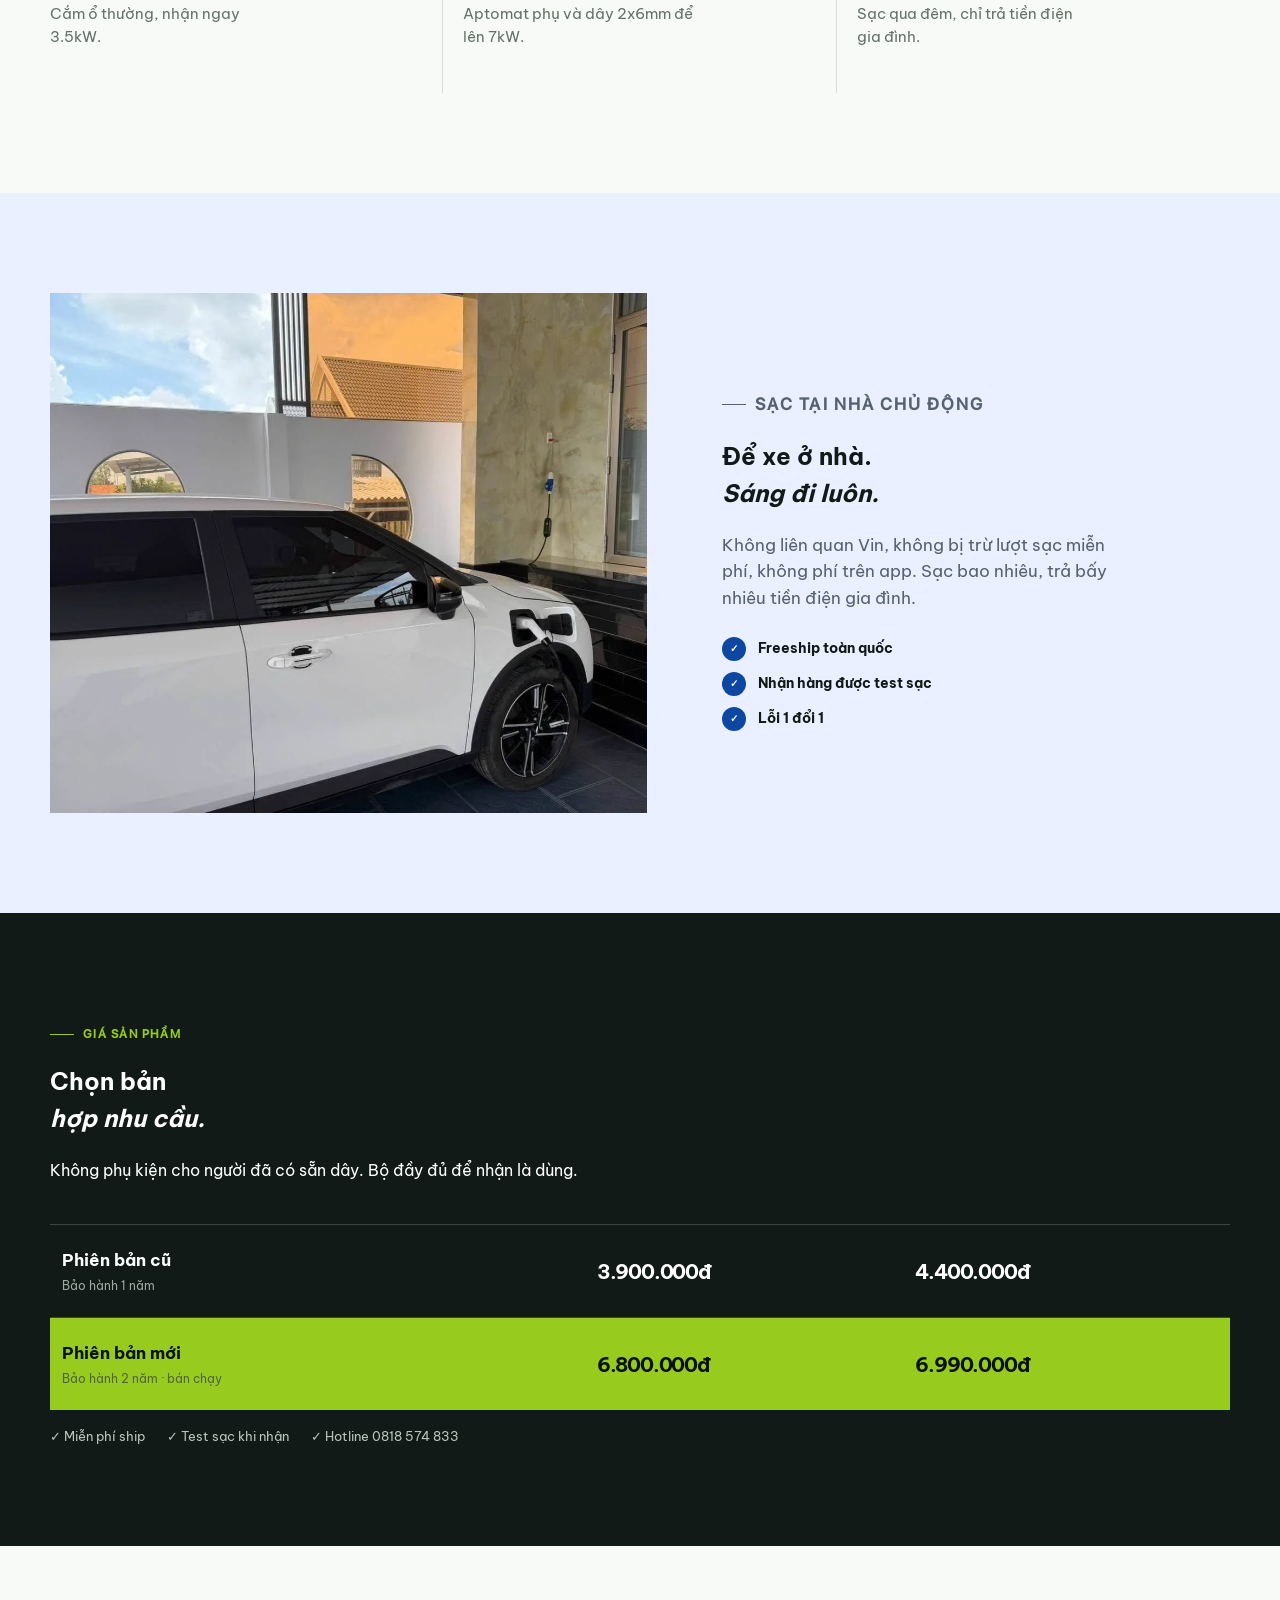
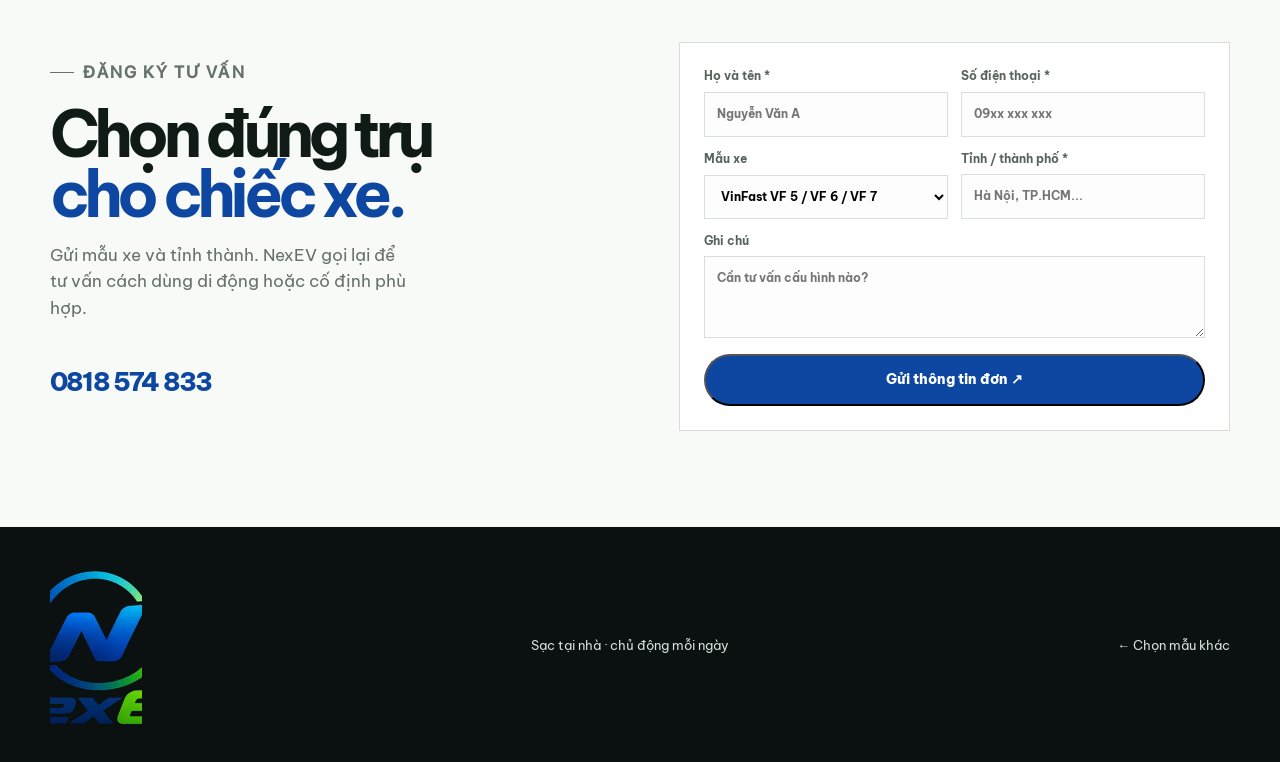
<file: mau-2.html>
<!doctype html><html lang="vi"><head><meta charset="utf-8"><meta name="viewport" content="width=device-width,initial-scale=1"><meta name="description" content="Trụ sạc cá nhân AC 7kW NexEV"><title>NexEV / Light Editorial</title><link rel="stylesheet" href="mau.css?v=20261101-perf1"></head><body class="v2"><header class="site-header"><div class="shell nav"><a class="brand" href="mau.html"><img alt="NexEV" src="assets/optimized/logo-nexev.webp" width="256" height="171" decoding="async" loading="eager"></a><nav class="nav-links"><a href="#story">Vì sao NexEV</a><a href="#use">Sạc tại nhà</a><a href="#price">Giá</a></nav><a class="nav-cta" href="#order">Nhận tư vấn ↗</a></div></header><main><section class="hero"><div class="shell hero-grid"><div class="hero-copy reveal"><p class="eyebrow">Trụ sạc cá nhân AC 7kW NexEV</p><h1>Một trụ,<br><em>hai cách sạc.</em></h1><p class="lead">Sạc di động khi cần. Sạc cố định khi muốn nhanh. Một bộ cho cả hai thói quen.</p><div class="hero-actions"><a class="button button-blue" href="#order">Nhận báo giá ↗</a><a class="button button-ghost" href="#story">Xem cách dùng ↓</a></div><div class="hero-price"><strong>Từ 3.900.000đ</strong><span>Freeship toàn quốc</span></div></div><div class="hero-media reveal"><img alt="Bộ sạc NexEV AC 7kW và phụ kiện" src="assets/optimized/product-main.webp" decoding="async" loading="eager" fetchpriority="high"></div></div></section><section class="intro-strip"><div class="shell intro-grid"><div><b>3.5kW ổ thường</b><span>Cắm là nhận sạc</span></div><div><b>7kW cố định</b><span>Aptomat + dây 2x6mm</span></div><div><b>Chuẩn châu Âu</b><span>VinFast · BYD · Mercedes</span></div><div><b>Test khi nhận</b><span>Kiểm tra thoải mái</span></div></div></section><section class="section" id="story"><div class="shell story"><div class="story-copy reveal"><p class="eyebrow">Vì sao là một trụ</p><h2>Mua một lần.<br><em>Dùng hai kiểu.</em></h2><p>Cắm ổ điện thường, xe nhận 3.5kW và bạn có thể mang sạc theo xe. Khi cần sạc nhanh hơn, đấu thêm aptomat phụ và dây 2x6mm để lên đủ 7kW.</p></div><div class="story-media"><img class="reveal" alt="Bộ sạc NexEV dùng di động" src="assets/optimized/portable-setup.webp" decoding="async" loading="lazy"><img class="reveal" alt="Bộ sạc NexEV lắp cố định" src="assets/optimized/wall-install.webp" decoding="async" loading="lazy"></div></div><div class="shell steps"><article class="step reveal"><b>01</b><h3>Về nhà</h3><p>Cắm ổ thường, nhận ngay 3.5kW.</p></article><article class="step reveal"><b>02</b><h3>Đấu cố định</h3><p>Aptomat phụ và dây 2x6mm để lên 7kW.</p></article><article class="step reveal"><b>03</b><h3>Sáng đi</h3><p>Sạc qua đêm, chỉ trả tiền điện gia đình.</p></article></div></section><section class="section use-case" id="use"><div class="shell use-grid"><div class="reveal"><img alt="Xe điện sạc tại nhà qua đêm" src="assets/optimized/home-charging.webp" decoding="async" loading="lazy"></div><div class="use-copy reveal"><p class="eyebrow">Sạc tại nhà chủ động</p><h2>Để xe ở nhà.<br><em>Sáng đi luôn.</em></h2><p>Không liên quan Vin, không bị trừ lượt sạc miễn phí, không phí trên app. Sạc bao nhiêu, trả bấy nhiêu tiền điện gia đình.</p><div class="use-points"><div><b>✓</b><span>Freeship toàn quốc</span></div><div><b>✓</b><span>Nhận hàng được test sạc</span></div><div><b>✓</b><span>Lỗi 1 đổi 1</span></div></div></div></div></section><section class="section pricing" id="price"><div class="shell"><div class="split-head reveal"><div><p class="eyebrow">Giá sản phẩm</p><h2>Chọn bản<br><em>hợp nhu cầu.</em></h2></div><p>Không phụ kiện cho người đã có sẵn dây. Bộ đầy đủ để nhận là dùng.</p></div><div class="price-list"><div class="price-row"><div><strong>Phiên bản cũ</strong><small>Bảo hành 1 năm</small></div><b>3.900.000đ</b><b>4.400.000đ</b></div><div class="price-row featured"><div><strong>Phiên bản mới</strong><small>Bảo hành 2 năm · bán chạy</small></div><b>6.800.000đ</b><b>6.990.000đ</b></div></div><div class="price-note"><span>✓ Miễn phí ship</span><span>✓ Test sạc khi nhận</span><span>✓ Hotline 0818 574 833</span></div></div></section><section class="order" id="order"><div class="shell order-grid"><div class="order-copy reveal"><p class="eyebrow">Đăng ký tư vấn</p><h2>Chọn đúng trụ<br><em>cho chiếc xe.</em></h2><p>Gửi mẫu xe và tỉnh thành. NexEV gọi lại để tư vấn cách dùng di động hoặc cố định phù hợp.</p><a class="hotline" href="tel:0818574833">0818 574 833</a></div><form class="reveal" data-sheet-endpoint="https://script.google.com/macros/s/AKfycbyyTQPP33kTM568tNspEy7QJ-tmISOP-PxVutwLszo_eHptSMwQAG9xFrQvZFwZZxhRyg/exec"><div class="fields"><label>Họ và tên *<input name="name" required placeholder="Nguyễn Văn A"></label><label>Số điện thoại *<input name="phone" required inputmode="tel" placeholder="09xx xxx xxx"></label><label>Mẫu xe<select name="model"><option>VinFast VF 5 / VF 6 / VF 7</option><option>VinFast VF 8 / VF 9</option><option>BYD</option><option>Mẫu xe khác</option></select></label><label>Tỉnh / thành phố *<input name="city" required placeholder="Hà Nội, TP.HCM..."></label><label class="full">Ghi chú<textarea name="note" placeholder="Cần tư vấn cấu hình nào?"></textarea></label></div><button class="button button-blue" type="submit">Gửi thông tin đơn ↗</button><div class="form-status" role="status" aria-live="polite"></div></form></div></section></main><footer class="footer"><div class="shell footer-inner"><img alt="NexEV" src="assets/optimized/logo-nexev.webp" width="256" height="171" decoding="async" loading="lazy"><span>Sạc tại nhà · chủ động mỗi ngày</span><a href="mau.html">← Chọn mẫu khác</a></div></footer><script src="mau.js?v=20261101-perf1"></script></body></html>
</file>
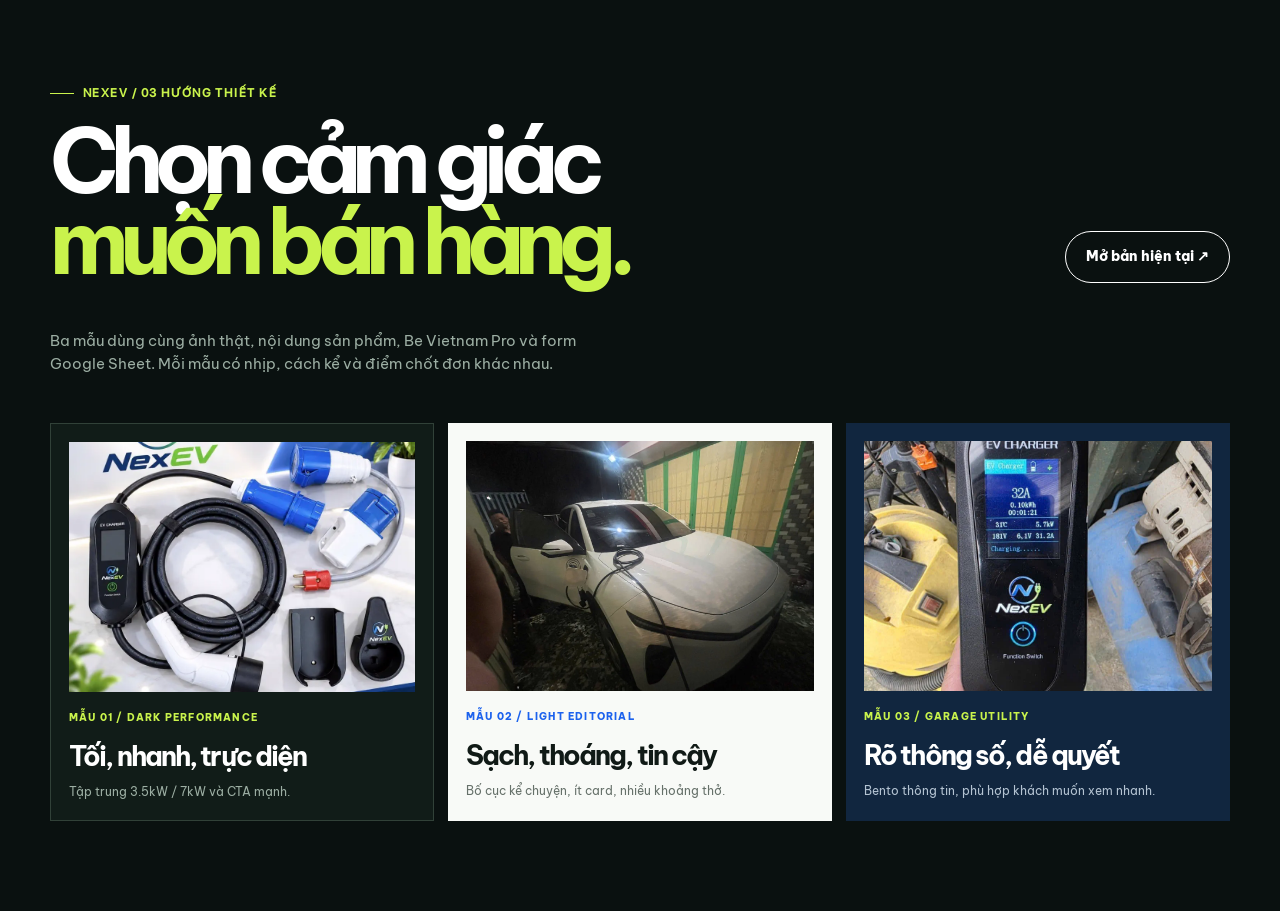
<file: mau.html>
<!doctype html><html lang="vi"><head><meta charset="utf-8"><meta name="viewport" content="width=device-width,initial-scale=1"><title>NexEV / Chọn mẫu landing page</title><link rel="stylesheet" href="mau.css?v=20261101-perf1"></head><body style="background:#0a1110;color:#fff"><main class="shell" style="padding:72px 0 90px"><div style="display:flex;align-items:end;justify-content:space-between;gap:20px;margin-bottom:46px"><div><p class="eyebrow" style="color:#c9f34c">NexEV / 03 hướng thiết kế</p><h1 style="max-width:780px;margin:18px 0 0;font-size:clamp(44px,7vw,88px);line-height:.92;letter-spacing:-.1em">Chọn cảm giác<br><span style="color:#c9f34c">muốn bán hàng.</span></h1></div><a class="button button-ghost" href="index.html">Mở bản hiện tại ↗</a></div><p style="max-width:540px;color:#9caea3;font-size:15px">Ba mẫu dùng cùng ảnh thật, nội dung sản phẩm, Be Vietnam Pro và form Google Sheet. Mỗi mẫu có nhịp, cách kể và điểm chốt đơn khác nhau.</p><div style="display:grid;grid-template-columns:repeat(3,1fr);gap:14px;margin-top:48px"><a href="mau-1.html" style="display:block;background:#111c18;border:1px solid #314138;padding:18px"><img alt="Mẫu dark performance" style="height:250px;object-fit:cover" src="assets/optimized/product-main.webp" decoding="async" loading="lazy"><small style="display:block;margin-top:18px;color:#c9f34c;font-size:10px;letter-spacing:.12em;font-weight:800">MẪU 01 / DARK PERFORMANCE</small><h2 style="margin:10px 0 6px;font-size:27px;letter-spacing:-.07em">Tối, nhanh, trực diện</h2><p style="margin:0;color:#9caea3;font-size:12px">Tập trung 3.5kW / 7kW và CTA mạnh.</p></a><a href="mau-2.html" style="display:block;background:#f8faf7;color:#101a16;padding:18px"><img alt="Mẫu light editorial" style="height:250px;object-fit:cover" src="assets/optimized/car-charging.webp" decoding="async" loading="lazy"><small style="display:block;margin-top:18px;color:#1c62ed;font-size:10px;letter-spacing:.12em;font-weight:800">MẪU 02 / LIGHT EDITORIAL</small><h2 style="margin:10px 0 6px;font-size:27px;letter-spacing:-.07em">Sạch, thoáng, tin cậy</h2><p style="margin:0;color:#66716a;font-size:12px">Bố cục kể chuyện, ít card, nhiều khoảng thở.</p></a><a href="mau-3.html" style="display:block;background:#11263f;padding:18px"><img alt="Mẫu garage utility" style="height:250px;object-fit:cover" src="assets/optimized/charger-display.webp" decoding="async" loading="lazy"><small style="display:block;margin-top:18px;color:#c9f34c;font-size:10px;letter-spacing:.12em;font-weight:800">MẪU 03 / GARAGE UTILITY</small><h2 style="margin:10px 0 6px;font-size:27px;letter-spacing:-.07em">Rõ thông số, dễ quyết</h2><p style="margin:0;color:#b4c3d2;font-size:12px">Bento thông tin, phù hợp khách muốn xem nhanh.</p></a></div></main></body></html>
</file>
<file: mau.css>
@font-face{font-family:'SF Pro Display';src:url('assets/fonts/SF-Pro-Display-Medium.woff2') format('woff2');font-weight:500;font-display:swap}
@font-face{font-family:BeVN;src:url('assets/fonts/be-vietnam-pro-400.woff2') format('woff2');font-weight:400;font-display:swap}
@font-face{font-family:BeVN;src:url('assets/fonts/be-vietnam-pro-500.woff2') format('woff2');font-weight:500;font-display:swap}
@font-face{font-family:BeVN;src:url('assets/fonts/be-vietnam-pro-600.woff2') format('woff2');font-weight:600;font-display:swap}
@font-face{font-family:BeVN;src:url('assets/fonts/be-vietnam-pro-700.woff2') format('woff2');font-weight:700;font-display:swap}
@font-face{font-family:BeVN;src:url('assets/fonts/be-vietnam-pro-800.woff2') format('woff2');font-weight:800;font-display:swap}
:root{--ink:#0a1110;--paper:#f3f5f1;--white:#fff;--muted:#66716a;--line:#d8dfd8;--lime:#97cc1f;--blue:#0d47a1;--navy:#0d2143;--max:1180px}
*{box-sizing:border-box}html{scroll-behavior:smooth}body{margin:0;font-family:BeVN,Arial,sans-serif;color:var(--ink);background:var(--paper);line-height:1.5}a{color:inherit;text-decoration:none}img,video{display:block;width:100%;max-width:100%;object-fit:cover}button,input,select,textarea{font:inherit}.shell{width:min(var(--max),calc(100% - 40px));margin:auto}.eyebrow{display:flex;align-items:center;gap:9px;font-size:10px;font-weight:700;letter-spacing:.15em;text-transform:uppercase;font-family:'SF Pro Display','BeVN',Arial,sans-serif}.eyebrow:before{content:"";width:24px;height:1px;background:currentColor}.button{display:inline-flex;align-items:center;justify-content:center;gap:10px;min-height:48px;padding:0 18px;border-radius:999px;font-size:12px;font-weight:800;transition:transform .2s ease,background .2s ease,box-shadow .2s ease}.button:hover{transform:translateY(-3px)}.button-lime{background:linear-gradient(135deg,#97cc1f,#7fb818);color:#0a1110;font-weight:900;box-shadow:0 10px 28px rgba(151,204,31,.45);border:2px solid #0a1110}
.button-lime:hover{transform:translateY(-4px) scale(1.02);box-shadow:0 14px 34px rgba(151,204,31,.6)}.button-dark{background:var(--ink);color:#fff}.button-blue{background:var(--blue);color:#fff}.button-ghost{border:1px solid currentColor}.button span{font-size:17px}.site-header{position:sticky;top:0;z-index:20}.nav{height:72px;display:flex;align-items:center;justify-content:space-between;gap:24px}.brand img{width:92px;height:auto}.nav-links{display:flex;gap:26px;font-size:11px;font-weight:700}.nav-links a{opacity:.72}.nav-links a:hover{opacity:1}.nav-cta{font-size:11px;font-weight:800}.footer{padding:32px 0;background:var(--ink);color:#d6e1d9}.footer-inner{display:flex;align-items:center;justify-content:space-between;gap:20px;font-size:11px}.footer img{width:92px}
.v1{--bg:#0a1110;--fg:#fff;--sub:#9caea3;--accent:var(--lime);background:var(--bg);color:var(--fg)}.v1 .site-header{background:rgba(10,17,16,.92);backdrop-filter:blur(16px);border-bottom:1px solid #26332d}.v1 .nav-links{color:#d8e4dc}.v1 .hero{padding:64px 0 78px}.v1 .hero-grid{display:grid;grid-template-columns:.8fr 1.2fr;gap:64px;align-items:center}.v1 .eyebrow{color:var(--accent)}.v1 h1{margin:20px 0 18px;font-size:clamp(50px,7.2vw,94px);line-height:.91;letter-spacing:-.1em}.v1 h1 em{font-style:normal;color:var(--accent)}.v1 .lead{max-width:420px;color:var(--sub);font-size:16px}.v1 .hero-actions{display:flex;gap:10px;margin:30px 0 24px}.v1 .hero .button-ghost{color:#fff;border-color:#65736a}.v1 .hero-price{display:flex;align-items:baseline;gap:12px}.v1 .hero-price strong{font-size:27px;letter-spacing:-.07em}.v1 .hero-price span{font-size:10px;color:var(--sub)}.v1 .hero-media{position:relative}.v1 .hero-media img{height:min(660px,58vw);filter:saturate(.92)}.v1 .media-note{position:absolute;left:18px;bottom:18px;padding:12px 14px;background:rgba(10,17,16,.84);font-size:12px}.v1 .media-note b{display:block;color:var(--accent);font-size:10px;letter-spacing:.12em}.v1 .media-note span{display:block;margin-top:3px}.v1 .media-sticker{position:absolute;right:-18px;bottom:34px;padding:14px 16px;color:var(--ink);background:var(--accent)}.v1 .media-sticker strong{display:block;font-size:26px;line-height:1;letter-spacing:-.08em}.v1 .media-sticker small{font-size:9px;font-weight:800}.v1 .ticker{border-top:1px solid #2b3831;border-bottom:1px solid #2b3831}.v1 .ticker-grid{display:grid;grid-template-columns:repeat(4,1fr)}.v1 .ticker-grid div{padding:17px 20px;border-right:1px solid #2b3831}.v1 .ticker-grid div:first-child{padding-left:0}.v1 .ticker-grid div:last-child{border:0}.v1 .ticker b{display:block;font-size:12px}.v1 .ticker span{display:block;margin-top:3px;color:var(--sub);font-size:10px}.v1 .section{padding:100px 0}.v1 .split-head{display:flex;justify-content:space-between;align-items:end;gap:30px}.v1 h2{margin:17px 0 0;font-size:clamp(42px,5vw,72px);line-height:.94;letter-spacing:-.09em}.v1 h2 em{font-style:normal;color:var(--accent)}.v1 .split-head>p{max-width:290px;margin:0;color:var(--sub);font-size:14px}.v1 .modes{display:grid;grid-template-columns:1fr 1fr;margin-top:44px;border-top:1px solid #2d3932}.v1 .mode{padding:26px 0 28px;border-bottom:1px solid #2d3932}.v1 .mode:first-child{padding-right:26px;border-right:1px solid #2d3932}.v1 .mode:last-child{padding-left:26px}.v1 .mode small{color:var(--accent);font-size:10px;font-weight:800;letter-spacing:.14em}.v1 .mode strong{display:block;margin-top:34px;font-size:64px;line-height:1;letter-spacing:-.1em}.v1 .mode h3{margin:9px 0 5px;font-size:18px}.v1 .mode p{max-width:270px;margin:0;color:var(--sub);font-size:13px}.v1 .proof-section{background:#111c18}.v1 .proof{display:grid;grid-template-columns:1.1fr .9fr;gap:60px;align-items:center}.v1 .proof img{height:520px}.v1 .proof-copy p{max-width:410px;color:var(--sub);font-size:15px}.v1 .proof-list{display:grid;gap:0;margin-top:26px}.v1 .proof-list div{display:flex;align-items:center;gap:14px;padding:14px 0;border-top:1px solid #2d3932;font-size:12px;font-weight:700}.v1 .proof-list b{color:var(--accent);font-size:10px}.v1 .prices{background:#141e19}.v1 .price-grid{display:grid;grid-template-columns:1fr 1fr;gap:12px;margin-top:42px}.v1 .price-card{padding:25px;background:#1b2821;border:1px solid #324138}.v1 .price-card.featured{background:var(--accent);color:var(--ink);border-color:var(--accent)}.v1 .price-card small{font-size:10px;font-weight:800;letter-spacing:.12em}.v1 .price-card h3{margin:34px 0 5px;font-size:18px}.v1 .price-card strong{display:block;font-size:34px;letter-spacing:-.08em}.v1 .price-card p{margin:7px 0 0;color:var(--sub);font-size:12px}.v1 .price-card.featured p{color:#47543e}.v1 .form-section{background:var(--paper);color:var(--ink)}.v1 .form-grid{display:grid;grid-template-columns:.8fr 1.2fr;gap:70px;align-items:start}.v1 .form-copy p{max-width:370px;color:var(--muted);font-size:15px}.v1 .hotline{display:inline-flex;align-items:baseline;gap:10px;margin-top:25px;font-size:27px;font-weight:800;letter-spacing:-.07em}.v1 .hotline span{font-size:10px;color:var(--blue);letter-spacing:0}.v1 form{padding:26px;background:#fff;border:1px solid var(--line)}.v1 .fields{display:grid;grid-template-columns:1fr 1fr;gap:13px}.v1 label{display:grid;gap:6px;color:#58655d;font-size:10px;font-weight:700}.v1 label.full{grid-column:1/-1}.v1 input,.v1 select,.v1 textarea{width:100%;padding:12px;border:1px solid var(--line);background:#fbfcfa;color:var(--ink);outline:0;font-size:12px}.v1 textarea{min-height:82px;resize:vertical}.v1 input:focus,.v1 select:focus,.v1 textarea:focus{border-color:var(--blue);box-shadow:0 0 0 3px rgba(28,98,237,.12)}.v1 form .button{width:100%;margin-top:16px}.v1 .form-status{display:none;margin-top:10px;padding:10px;font-size:11px}.v1 .form-status.show{display:block}.v1 .form-status.ok{color:#265c2b;background:#e8f6df}.v1 .form-status.bad{color:#863a31;background:#fff0ed}
.v2{background:#f8faf7;color:#101a16}.v2 .site-header{background:rgba(248,250,247,.9);border-bottom:1px solid #e2e8e1;backdrop-filter:blur(12px)}.v2 .hero{padding:82px 0 90px}.v2 .hero-grid{display:grid;grid-template-columns:.9fr 1.1fr;gap:70px;align-items:center}.v2 .eyebrow{color:var(--blue)}.v2 h1{margin:20px 0;font-size:clamp(49px,6.8vw,86px);line-height:.92;letter-spacing:-.1em}.v2 h1 em{font-style:normal;color:var(--blue)}.v2 .lead{max-width:430px;color:var(--muted);font-size:16px}.v2 .hero-actions{display:flex;gap:10px;margin:30px 0 24px}.v2 .hero-price{display:flex;align-items:baseline;gap:12px}.v2 .hero-price strong{font-size:27px;letter-spacing:-.08em}.v2 .hero-price span{font-size:10px;color:var(--muted)}.v2 .hero-media{position:relative}.v2 .hero-media img{height:min(620px,56vw);object-position:center}.v2 .hero-media:after{content:"NexEV / AC 7kW";position:absolute;right:-1px;top:20px;padding:10px 12px;background:var(--blue);color:#fff;font-size:10px;font-weight:800;letter-spacing:.1em}.v2 .intro-strip{padding:19px 0;border-top:1px solid var(--line);border-bottom:1px solid var(--line)}.v2 .intro-grid{display:grid;grid-template-columns:repeat(4,1fr)}.v2 .intro-grid div{padding:0 18px;border-right:1px solid var(--line)}.v2 .intro-grid div:first-child{padding-left:0}.v2 .intro-grid div:last-child{border:0}.v2 .intro-grid b{display:block;font-size:13px}.v2 .intro-grid span{display:block;margin-top:3px;color:var(--muted);font-size:10px}.v2 .section{padding:100px 0}.v2 .story{display:grid;grid-template-columns:.75fr 1.25fr;gap:80px;align-items:start}.v2 .story h2{margin:18px 0 0;font-size:clamp(42px,5.3vw,74px);line-height:.94;letter-spacing:-.09em}.v2 .story h2 em{font-style:normal;color:var(--blue)}.v2 .story-copy>p:last-child{max-width:390px;margin-top:22px;color:var(--muted);font-size:15px}.v2 .story-media{display:grid;grid-template-columns:1.25fr .75fr;gap:12px;align-items:end}.v2 .story-media img{height:390px}.v2 .story-media img:last-child{height:260px}.v2 .steps{display:grid;grid-template-columns:repeat(3,1fr);margin-top:35px;border-top:1px solid var(--ink)}.v2 .step{min-height:220px;padding:22px 20px 20px 0;border-right:1px solid var(--line)}.v2 .step:not(:first-child){padding-left:20px}.v2 .step:last-child{border:0}.v2 .step b{color:var(--blue);font-size:11px}.v2 .step h3{margin:44px 0 7px;font-size:20px}.v2 .step p{max-width:230px;margin:0;color:var(--muted);font-size:13px}.v2 .use-case{background:#eaf0ff}.v2 .use-grid{display:grid;grid-template-columns:1fr .85fr;gap:75px;align-items:center}.v2 .use-grid img{height:520px}.v2 .use-copy p{max-width:400px;color:#56626d;font-size:15px}.v2 .use-points{display:grid;gap:11px;margin-top:26px}.v2 .use-points div{display:flex;gap:12px;align-items:center;font-size:12px;font-weight:700}.v2 .use-points b{display:grid;place-items:center;width:24px;height:24px;background:var(--blue);color:#fff;border-radius:50%;font-size:10px}.v2 .pricing{background:#111a17;color:#fff}.v2 .pricing .eyebrow{color:var(--lime)}.v2 .pricing h2{color:#fff}.v2 .price-list{margin-top:42px;border-top:1px solid #3a453f}.v2 .price-row{display:grid;grid-template-columns:1.2fr .7fr .7fr;align-items:center;gap:16px;padding:22px 12px;border-bottom:1px solid #3a453f}.v2 .price-row strong{font-size:17px}.v2 .price-row small{display:block;margin-top:3px;color:#9ba9a1;font-size:10px}.v2 .price-row b{font-size:18px;letter-spacing:-.06em}.v2 .price-row.featured{background:var(--lime);color:var(--ink);border:0}.v2 .price-row.featured small{color:#53633d}.v2 .price-note{display:flex;gap:22px;flex-wrap:wrap;margin-top:16px;color:#b8c6bc;font-size:11px}.v2 .order{padding:96px 0}.v2 .order-grid{display:grid;grid-template-columns:1fr 1fr;gap:78px}.v2 .order h2{margin:18px 0;font-size:clamp(42px,5vw,68px);line-height:.94;letter-spacing:-.09em}.v2 .order h2 em{font-style:normal;color:var(--blue)}.v2 .order-copy p{max-width:360px;color:var(--muted);font-size:15px}.v2 .order .hotline{display:inline-block;margin-top:24px;color:var(--blue);font-size:26px;font-weight:800;letter-spacing:-.07em}.v2 form{padding:24px;border:1px solid var(--line);background:#fff}.v2 .fields{display:grid;grid-template-columns:1fr 1fr;gap:13px}.v2 label{display:grid;gap:6px;color:#58645d;font-size:10px;font-weight:700}.v2 label.full{grid-column:1/-1}.v2 input,.v2 select,.v2 textarea{width:100%;padding:12px;border:1px solid var(--line);background:#fcfdfc;outline:0;font-size:12px}.v2 textarea{min-height:82px;resize:vertical}.v2 form .button{width:100%;margin-top:16px}.v2 .form-status{display:none;margin-top:10px;padding:10px;font-size:11px}.v2 .form-status.show{display:block}.v2 .form-status.ok{color:#265c2b;background:#e8f6df}.v2 .form-status.bad{color:#863a31;background:#fff0ed}
.v3{background:#edf1f3;color:#111b24}.v3 .site-header{background:#11263f;color:#fff}.v3 .nav-links{color:#dce8f3}.v3 .nav-cta{color:var(--lime)}.v3 .hero{background:#11263f;color:#fff;padding:58px 0 76px}.v3 .hero-grid{display:grid;grid-template-columns:1.05fr .95fr;gap:54px;align-items:center}.v3 .hero .eyebrow{color:var(--lime)}.v3 h1{margin:20px 0;font-size:clamp(50px,6.8vw,88px);line-height:.92;letter-spacing:-.1em}.v3 h1 em{font-style:normal;color:var(--lime)}.v3 .lead{max-width:430px;color:#b4c3d2;font-size:16px}.v3 .hero-actions{display:flex;gap:10px;margin:30px 0 24px}.v3 .hero .button-ghost{border-color:#7088a0;color:#fff}.v3 .hero-price{display:flex;gap:12px;align-items:baseline}.v3 .hero-price strong{font-size:27px;letter-spacing:-.08em}.v3 .hero-price span{color:#b4c3d2;font-size:10px}.v3 .hero-media{position:relative}.v3 .hero-media img{height:min(590px,55vw);border-radius:0 0 0 70px}.v3 .hero-media:after{content:"7kW";position:absolute;right:-16px;bottom:24px;display:grid;place-items:center;width:82px;height:82px;background:#fff;color:var(--blue);font-size:25px;font-weight:800;border-radius:50%}.v3 .stats{background:var(--lime);color:#111b24}.v3 .stats-grid{display:grid;grid-template-columns:repeat(4,1fr)}.v3 .stats-grid div{padding:18px 18px;border-right:1px solid rgba(17,27,36,.18)}.v3 .stats-grid div:first-child{padding-left:0}.v3 .stats-grid div:last-child{border:0}.v3 .stats-grid b{display:block;font-size:17px;letter-spacing:-.05em}.v3 .stats-grid span{display:block;margin-top:2px;font-size:10px}.v3 .section{padding:96px 0}.v3 .section-title{display:flex;justify-content:space-between;gap:30px;align-items:end}.v3 .section-title h2{margin:17px 0 0;font-size:clamp(42px,5vw,70px);line-height:.94;letter-spacing:-.09em}.v3 .section-title h2 em{font-style:normal;color:var(--blue)}.v3 .section-title>p{max-width:300px;margin:0;color:var(--muted);font-size:14px}.v3 .bento{display:grid;grid-template-columns:1.05fr .95fr .95fr;grid-auto-rows:210px;gap:12px;margin-top:44px}.v3 .tile{position:relative;overflow:hidden;padding:22px;background:#fff}.v3 .tile.dark{background:#11263f;color:#fff}.v3 .tile.blue{background:var(--blue);color:#fff}.v3 .tile.lime{background:var(--lime)}.v3 .tile.photo{padding:0}.v3 .tile.photo img{height:100%;transition:transform .6s ease}.v3 .tile.photo:hover img{transform:scale(1.06)}.v3 .tile.large{grid-row:span 2}.v3 .tile.wide{grid-column:span 2}.v3 .tile small{font-size:10px;font-weight:800;letter-spacing:.12em}.v3 .tile strong{display:block;margin-top:48px;font-size:42px;line-height:1;letter-spacing:-.1em}.v3 .tile h3{margin:36px 0 6px;font-size:18px}.v3 .tile p{max-width:235px;margin:0;color:#65737f;font-size:12px}.v3 .tile.dark p,.v3 .tile.blue p{color:#ccd8e4}.v3 .flow{background:#fff}.v3 .flow-grid{display:grid;grid-template-columns:.8fr 1.2fr;gap:76px;align-items:center}.v3 .flow img{height:500px}.v3 .flow-copy p{max-width:380px;color:var(--muted);font-size:15px}.v3 .flow-list{display:grid;gap:0;margin-top:25px}.v3 .flow-list div{display:flex;gap:14px;padding:14px 0;border-top:1px solid var(--line);font-size:12px;font-weight:700}.v3 .flow-list b{color:var(--blue);font-size:10px}.v3 .pricing{background:#dfe7ed}.v3 .price-grid{display:grid;grid-template-columns:1fr 1fr;gap:12px;margin-top:42px}.v3 .price-card{padding:25px;background:#fff}.v3 .price-card.featured{background:#11263f;color:#fff}.v3 .price-card small{font-size:10px;font-weight:800;letter-spacing:.12em}.v3 .price-card h3{margin:32px 0 5px;font-size:18px}.v3 .price-card strong{display:block;font-size:34px;letter-spacing:-.08em}.v3 .price-card p{margin:7px 0 0;color:var(--muted);font-size:12px}.v3 .price-card.featured p{color:#b9c8d5}.v3 .order{background:#fff}.v3 .order-grid{display:grid;grid-template-columns:.85fr 1.15fr;gap:72px;align-items:start}.v3 .order h2{margin:18px 0;font-size:clamp(42px,5vw,68px);line-height:.94;letter-spacing:-.09em}.v3 .order h2 em{font-style:normal;color:var(--blue)}.v3 .order-copy p{max-width:370px;color:var(--muted);font-size:15px}.v3 .hotline{display:inline-block;margin-top:24px;color:var(--blue);font-size:26px;font-weight:800;letter-spacing:-.07em}.v3 form{padding:25px;background:#edf1f3}.v3 .fields{display:grid;grid-template-columns:1fr 1fr;gap:13px}.v3 label{display:grid;gap:6px;color:#566571;font-size:10px;font-weight:700}.v3 label.full{grid-column:1/-1}.v3 input,.v3 select,.v3 textarea{width:100%;padding:12px;border:1px solid #ccd7df;background:#fff;outline:0;font-size:12px}.v3 textarea{min-height:82px;resize:vertical}.v3 form .button{width:100%;margin-top:16px}.v3 .form-status{display:none;margin-top:10px;padding:10px;font-size:11px}.v3 .form-status.show{display:block}.v3 .form-status.ok{color:#265c2b;background:#e8f6df}.v3 .form-status.bad{color:#863a31;background:#fff0ed}
.reveal{opacity:0;transform:translateY(20px)}.reveal.in{opacity:1;transform:none;transition:opacity .7s ease,transform .7s cubic-bezier(.22,1,.36,1)}@media(prefers-reduced-motion:reduce){*,*::before,*::after{scroll-behavior:auto!important;animation:none!important;transition:none!important}.reveal{opacity:1;transform:none}}
@media(max-width:900px){.nav-links{display:none}.v1 .hero-grid,.v2 .hero-grid,.v3 .hero-grid,.v1 .proof,.v2 .story,.v2 .use-grid,.v2 .order-grid,.v3 .flow-grid,.v3 .order-grid{grid-template-columns:1fr;gap:40px}.v1 .hero-media img,.v2 .hero-media img,.v3 .hero-media img{height:440px}.v1 .proof img,.v2 .use-grid img,.v3 .flow img{height:420px}.v1 .split-head,.v2 .story,.v3 .section-title{display:block}.v1 .split-head>p,.v3 .section-title>p{margin-top:18px}.v1 .ticker-grid,.v2 .intro-grid,.v3 .stats-grid{grid-template-columns:repeat(2,1fr)}.v1 .ticker-grid div:nth-child(2),.v1 .ticker-grid div:nth-child(4),.v2 .intro-grid div:nth-child(2),.v2 .intro-grid div:nth-child(4),.v3 .stats-grid div:nth-child(2),.v3 .stats-grid div:nth-child(4){border-right:0}.v1 .ticker-grid div:nth-child(-n+2),.v2 .intro-grid div:nth-child(-n+2),.v3 .stats-grid div:nth-child(-n+2){border-bottom:1px solid #cbd3cb}.v3 .bento{grid-template-columns:1fr 1fr}.v3 .tile.large{grid-row:span 2}.v3 .tile.wide{grid-column:span 2}}
@media(max-width:620px){.shell{width:calc(100% - 28px)}.nav{height:64px}.brand img{width:84px}.nav-cta{font-size:10px}.v1 .hero,.v2 .hero,.v3 .hero{padding:48px 0 58px}.v1 h1,.v2 h1,.v3 h1{font-size:56px}.v1 .lead,.v2 .lead,.v3 .lead{font-size:15px}.v1 .hero-actions,.v2 .hero-actions,.v3 .hero-actions{flex-direction:column;align-items:stretch}.v1 .hero-actions .button,.v2 .hero-actions .button,.v3 .hero-actions .button{width:100%}.v1 .hero-media img,.v2 .hero-media img,.v3 .hero-media img{height:320px}.v1 .media-sticker{right:9px;bottom:20px}.v3 .hero-media:after{right:8px;bottom:18px;width:64px;height:64px;font-size:21px}.v1 .section,.v2 .section,.v3 .section,.v2 .order{padding:70px 0}.v1 h2,.v2 .story h2,.v2 .order h2,.v3 .section-title h2,.v3 .order h2{font-size:50px}.v1 .modes,.v1 .price-grid,.v3 .price-grid,.v2 .steps{grid-template-columns:1fr}.v1 .mode:first-child{padding-right:0;border-right:0}.v1 .mode:last-child{padding-left:0}.v1 .mode strong{font-size:55px}.v1 .fields,.v2 .fields,.v3 .fields{grid-template-columns:1fr}.v1 label.full,.v2 label.full,.v3 label.full{grid-column:auto}.v2 .story-media{grid-template-columns:1fr 1fr}.v2 .story-media img,.v2 .story-media img:last-child{height:240px}.v2 .price-row{grid-template-columns:1fr 1fr}.v2 .price-row strong,.v2 .price-row small{grid-column:1/-1}.v2 .price-row b{font-size:15px}.v3 .bento{grid-template-columns:1fr;grid-auto-rows:190px}.v3 .tile.large,.v3 .tile.wide{grid-column:auto;grid-row:span 1}.v3 .tile strong{margin-top:38px}.footer-inner{align-items:flex-start;flex-direction:column}}

/* readability pass */
body{font-size:16px;line-height:1.55}
.eyebrow{font-size:12px;letter-spacing:.12em}
.button{min-height:52px;padding:0 20px;font-size:14px}
.nav-links{font-size:13px}.nav-cta{font-size:13px}.footer-inner{font-size:13px}
.v1 .lead,.v2 .lead,.v3 .lead{font-size:18px;line-height:1.55}
.v1 .ticker span,.v2 .intro-grid span,.v3 .stats-grid span{font-size:12px}
.v1 .split-head>p,.v3 .section-title>p{font-size:16px;line-height:1.55}
.v1 .mode small,.v2 .step b,.v3 .tile small{font-size:12px}
.v1 .mode h3,.v2 .step h3,.v3 .tile h3{font-size:20px}
.v1 .mode p,.v2 .step p,.v3 .tile p{font-size:15px;line-height:1.55}
.v1 .proof-copy p,.v2 .story-copy>p:last-child,.v2 .use-copy p,.v2 .order-copy p,.v3 .flow-copy p,.v3 .order-copy p{font-size:17px;line-height:1.55}
.v1 .proof-list div,.v2 .use-points div,.v3 .flow-list div{font-size:14px}
.v1 .proof-list b,.v3 .flow-list b{font-size:12px}
.v1 .price-card small,.v3 .price-card small{font-size:12px}.v1 .price-card h3,.v3 .price-card h3{font-size:20px}.v1 .price-card p,.v3 .price-card p{font-size:14px}
.v2 .price-row small{font-size:12px}.v2 .price-row b{font-size:20px}.v2 .price-note{font-size:13px}
.v1 .form-copy p,.v2 .order-copy p,.v3 .order-copy p{font-size:17px}.v1 .hotline span{font-size:12px}
.v1 label,.v2 label,.v3 label{font-size:12px}
@media(max-width:620px){.nav-cta{font-size:12px}.v1 .lead,.v2 .lead,.v3 .lead{font-size:17px}.v1 .mode p,.v2 .step p,.v3 .tile p{font-size:16px}.v1 label,.v2 label,.v3 label{font-size:13px}.v2 .price-row b{font-size:17px}}
/* simple mode: fewer sections, fewer words */
.simple-page .site-header{background:#11263f;color:#fff}
.simple-page .simple-hero{background:#11263f;color:#fff;padding:72px 0 80px}
.simple-hero-grid{display:grid;grid-template-columns:1fr 1fr;gap:68px;align-items:center}
.simple-page .simple-hero h1{margin:20px 0 18px;font-size:clamp(56px,7vw,92px);line-height:.92;letter-spacing:-.06em;font-family:'SF Pro Display','BeVN',Arial,sans-serif;font-weight:500}
.simple-page .simple-hero h1 em,.simple-page h2 em{font-style:normal;color:var(--lime)}
.simple-page .simple-hero .lead{max-width:430px}
.simple-page .hero-actions{align-items:center}
.simple-call{font-size:14px;font-weight:800;color:#d4e1ec;border-bottom:1px solid #71879a;padding-bottom:3px}
.simple-page .hero-media{position:relative}
.simple-page .hero-media img{height:min(600px,52vw);border-radius:0 0 0 70px}
.simple-badge{position:absolute;left:16px;top:16px;padding:8px 10px;background:var(--lime);color:#11263f;font-size:12px;font-weight:800;letter-spacing:.1em}
.simple-stats{background:var(--lime);color:#11263f}
.simple-stats-grid{display:grid;grid-template-columns:repeat(3,1fr)}
.simple-stats-grid div{padding:22px 20px;border-right:1px solid rgba(17,38,63,.2)}
.simple-stats-grid div:first-child{padding-left:0}.simple-stats-grid div:last-child{border:0}
.simple-stats-grid b{display:block;font-size:22px;letter-spacing:-.06em}.simple-stats-grid span{display:block;margin-top:2px;font-size:13px}
.simple-modes{padding:96px 0;background:#edf1f3}
.simple-section-grid{display:grid;grid-template-columns:.9fr 1.1fr;gap:90px;align-items:start}
.simple-page h2{margin:16px 0 0;font-size:clamp(48px,5vw,74px);line-height:.94;letter-spacing:-.06em;font-family:'SF Pro Display','BeVN',Arial,sans-serif;font-weight:500}
.simple-copy{max-width:330px;margin:24px 0 0;color:#586875;font-size:17px;line-height:1.55}
.simple-page .simple-modes h2 em{color:var(--blue)}
.simple-mode-list{border-top:1px solid #b9c5ce}
.simple-mode{display:flex;gap:18px;align-items:flex-start;padding:24px 0;border-bottom:1px solid #b9c5ce}
.simple-mode>strong{color:var(--blue);font-size:13px}.simple-mode h3{margin:0 0 5px;font-size:22px;letter-spacing:-.04em}.simple-mode p{margin:0;color:#586875;font-size:16px}
.simple-proof{padding:96px 0;background:#11263f;color:#fff}
.simple-proof-grid{display:grid;grid-template-columns:1.05fr .95fr;gap:76px;align-items:center}
.simple-proof-grid img{height:470px}.simple-proof h2 em{color:var(--lime)}
.simple-list{display:grid;gap:0;margin:28px 0 0;padding:0;list-style:none}.simple-list li{padding:15px 0;border-top:1px solid #3b5269;color:#dce8f3;font-size:15px}.simple-list li:before{content:'✓';margin-right:11px;color:var(--lime);font-weight:800}
.simple-order{padding:96px 0;background:#fff}.simple-order-grid{display:grid;grid-template-columns:.9fr 1.1fr;gap:78px;align-items:start}.simple-order h2 em{color:var(--blue)}
.simple-prices{display:grid;gap:10px;margin:34px 0 24px;max-width:390px}.simple-prices>div{padding:17px 18px;background:#edf1f3}.simple-prices .selected{background:var(--blue);color:#fff}.simple-prices span,.simple-prices small{display:block;font-size:13px}.simple-prices strong{display:block;margin-top:8px;font-size:24px;letter-spacing:-.07em}.simple-prices small{margin-top:3px;opacity:.7}.simple-hotline{font-size:25px;color:var(--blue);font-weight:800;letter-spacing:-.06em}
.simple-order form{padding:25px;background:#edf1f3}.simple-order form label{font-size:13px}.simple-order form .button{width:100%;margin-top:16px}
@media(max-width:900px){.simple-hero-grid,.simple-section-grid,.simple-proof-grid,.simple-order-grid{grid-template-columns:1fr;gap:42px}.simple-page .hero-media img{height:430px}.simple-proof-grid img{height:380px}}
@media(max-width:620px){.simple-page .simple-hero{padding:48px 0 60px}.simple-page .simple-hero h1{font-size:58px}.simple-page .simple-hero .lead{font-size:18px}.simple-page .hero-actions{align-items:flex-start}.simple-page .hero-actions .button{width:auto}.simple-stats-grid{grid-template-columns:1fr}.simple-stats-grid div{padding:15px 0;border-right:0;border-bottom:1px solid rgba(17,38,63,.2)}.simple-stats-grid div:last-child{border-bottom:0}.simple-modes,.simple-proof,.simple-order{padding:70px 0}.simple-page h2{font-size:52px}.simple-proof-grid img{height:300px}.simple-order form{padding:18px}}
/* product image carousel + continuous proof rail */
.simple-carousel{overflow:hidden;cursor:pointer}
.carousel-stage{position:relative;width:100%;height:100%;min-height:420px}
.simple-carousel .carousel-slide{position:absolute;inset:0;width:100%;height:100%;opacity:0;transform:scale(1.025);transition:opacity .55s ease,transform 1.2s ease;object-fit:cover}
.simple-carousel .carousel-slide.is-active{opacity:1;transform:scale(1)}
.carousel-pause{position:absolute;z-index:4;right:16px;top:16px;width:36px;height:36px;border:1px solid rgba(255,255,255,.5);border-radius:50%;background:rgba(17,38,63,.76);color:#fff;font-size:13px;line-height:1;cursor:pointer}
.carousel-pause.is-pinned,.marquee-pause.is-pinned{background:var(--lime);color:#11263f;border-color:var(--lime)}
.carousel-dots{position:absolute;z-index:4;left:16px;bottom:16px;display:flex;gap:6px}
.carousel-dots button{width:8px;height:8px;padding:0;border:0;border-radius:50%;background:rgba(255,255,255,.55);cursor:pointer}
.carousel-dots button.is-active{width:24px;border-radius:999px;background:var(--lime)}
.simple-marquee{position:relative;overflow:hidden;background:#0b1b2e;border-bottom:1px solid #28415a;cursor:pointer}
.marquee-track{display:flex;width:max-content;animation:marqueeMove 20s linear infinite;will-change:transform}
.marquee-set{display:flex;gap:10px;padding:10px 5px}
.marquee-set img{width:230px;height:120px;object-fit:cover;flex:0 0 auto;filter:saturate(.92);transition:filter .2s ease,transform .25s ease}
.simple-marquee:hover .marquee-track,.simple-marquee.is-paused .marquee-track{animation-play-state:paused}
.marquee-set img:hover{filter:saturate(1.08);transform:scale(1.03)}
.marquee-pause{position:absolute;z-index:3;right:18px;top:50%;transform:translateY(-50%);width:36px;height:36px;border:1px solid rgba(255,255,255,.45);border-radius:50%;background:rgba(11,27,46,.82);color:#fff;font-size:13px;cursor:pointer}
@keyframes marqueeMove{from{transform:translateX(0)}to{transform:translateX(-50%)}}
@media(max-width:620px){.carousel-stage{min-height:300px}.carousel-pause{right:12px;top:12px}.carousel-dots{left:12px;bottom:12px}.marquee-set{gap:8px;padding:8px 4px}.marquee-set img{width:172px;height:96px}.marquee-pause{right:12px}}
@media(prefers-reduced-motion:reduce){.marquee-track{animation:none}.simple-carousel .carousel-slide{transition:none}}

/* controls intentionally hidden; hover/touch still pauses */
.carousel-pause,.marquee-pause{display:none!important}


/* continuous rail is intentional */
@media(prefers-reduced-motion:reduce){.simple-marquee .marquee-track{animation:marqueeMove 20s linear infinite!important}}




/* soften the interface: less boxy, more tactile */
.simple-page .simple-hero .hero-media img{border-radius:28px}
.simple-page .simple-hero .simple-carousel{border-radius:28px;overflow:hidden}
.simple-stats{width:min(var(--max),calc(100% - 40px));margin:24px auto 0;border-radius:24px;overflow:hidden}
.simple-stats-grid div:first-child{padding-left:24px}.simple-stats-grid div:last-child{padding-right:24px}
.simple-marquee{padding:4px 0;border:0;background:#10243a}
.marquee-set{padding:10px 5px}.marquee-set img{border-radius:16px}
.simple-modes{background:#edf1f3}
.simple-mode-list{border-top:0;display:grid;gap:10px}
.simple-mode{padding:22px 24px;border:1px solid #d1dbe3;border-radius:18px;background:#fff;box-shadow:0 10px 24px rgba(17,38,63,.05)}
.simple-proof-grid img{border-radius:28px}
.simple-prices>div{border-radius:16px}.simple-order form{border-radius:24px}.simple-order input,.simple-order select,.simple-order textarea{border-radius:12px}
.simple-page .button{box-shadow:0 8px 18px rgba(0,0,0,.08)}
@media(max-width:620px){.simple-stats{width:calc(100% - 28px);border-radius:20px}.simple-stats-grid div:first-child{padding-left:18px}.simple-stats-grid div:last-child{padding-right:18px}.simple-page .simple-hero .hero-media img{border-radius:22px}.simple-mode{padding:20px;border-radius:16px}.simple-proof-grid img{border-radius:22px}.simple-order form{border-radius:18px}}

.simple-proof .proof-carousel .carousel-stage{height:470px;min-height:0}
@media(max-width:620px){.simple-proof .proof-carousel .carousel-stage{height:300px}}

/* labeled, directional carousel motion */
.simple-carousel .carousel-stage{overflow:hidden}
.simple-carousel .carousel-slide{opacity:1;transform:translate3d(-100%,0,0) scale(1);transition:transform .88s cubic-bezier(.22,1,.36,1) !important;will-change:transform}
.simple-carousel .carousel-slide.is-active{opacity:1;transform:translate3d(0,0,0) scale(1);z-index:2}
.simple-carousel .carousel-slide.is-leaving{opacity:1;transform:translate3d(100%,0,0) scale(1);z-index:3}
.carousel-meta{position:absolute;z-index:4;left:16px;bottom:16px;display:flex;align-items:baseline;gap:9px;padding:9px 12px;border-radius:12px;background:rgba(17,38,63,.84);color:#fff;box-shadow:0 8px 20px rgba(0,0,0,.14);pointer-events:none}
.carousel-meta b{color:var(--lime);font-size:11px;letter-spacing:.08em}.carousel-meta span{font-size:12px;font-weight:700}
.carousel-dots{left:auto;right:16px;bottom:20px}
@media(max-width:620px){.simple-carousel{border-radius:22px}.simple-carousel .carousel-stage{clip-path:inset(0 round 22px);-webkit-clip-path:inset(0 round 22px)}.carousel-meta{left:12px;bottom:12px;padding:8px 10px}.carousel-meta span{font-size:11px}.carousel-dots{right:12px;bottom:16px}}

.simple-carousel{position:relative;border-radius:28px;overflow:hidden;isolation:isolate}.simple-carousel .carousel-stage{border-radius:inherit;overflow:hidden;clip-path:inset(0 round 28px);-webkit-clip-path:inset(0 round 28px);isolation:isolate}.simple-carousel .carousel-slide{border-radius:inherit}






@media(max-width:620px){.simple-carousel{border-radius:22px}.simple-carousel .carousel-stage{border-radius:inherit;clip-path:inset(0 round 22px);-webkit-clip-path:inset(0 round 22px)}}

.image-lightbox{position:fixed;inset:0;z-index:1000;display:grid;place-items:center;padding:24px;background:rgba(5,12,20,.9);opacity:0;visibility:hidden;pointer-events:none;transition:opacity .28s ease,visibility .28s ease !important}
.image-lightbox.is-open{opacity:1;visibility:visible;pointer-events:auto}
.image-lightbox figure{position:relative;display:grid;justify-items:center;gap:12px;max-width:min(1100px,92vw);max-height:90vh;margin:0;transform:translateY(18px) scale(.94);transition:transform .42s cubic-bezier(.22,1,.36,1) !important}
.image-lightbox.is-open figure{transform:translateY(0) scale(1)}
.image-lightbox img{display:block;max-width:100%;max-height:78vh;object-fit:contain;border-radius:24px;box-shadow:0 24px 80px rgba(0,0,0,.45)}
.image-lightbox figcaption{max-width:90vw;color:#fff;font-size:14px;font-weight:700;text-align:center}
.image-lightbox-close{position:fixed;top:20px;right:24px;width:44px;height:44px;border:1px solid rgba(255,255,255,.35);border-radius:50%;background:rgba(17,38,63,.85);color:#fff;font-size:28px;line-height:1;cursor:pointer}
body.lightbox-open{overflow:hidden}
.simple-carousel .carousel-slide,.marquee-set img{cursor:zoom-in}
@media(max-width:620px){.image-lightbox{padding:14px}.image-lightbox img{max-width:96vw;max-height:78vh;border-radius:18px}.image-lightbox-close{top:12px;right:12px}}



/* === mau-3 hero upgrade: nhan manh 2 kieu sac + tuong thich xe === */
.simple-page .simple-hero .lead{font-size:17px;line-height:1.6;max-width:470px}
.simple-page .simple-hero .lead strong{color:#fff;font-weight:800}
.simple-page .simple-hero .lead strong + br,
.simple-page .simple-hero .lead br{display:none}
/* br chi xuong dong tren mobile */
@media(max-width:620px){
  .simple-page .simple-hero .lead br{display:block}
  .simple-page .simple-hero .lead{font-size:16px}
}
/* compatible line: de hon cho phan "Tương thích..." */
.simple-page .simple-hero .lead{white-space:pre-line}
.simple-page .simple-hero .lead{font-weight:400;color:#c6d4e2}
@media(max-width:620px){.simple-page .simple-hero .lead{color:#dce8f3}}

/* h1 nhan manh dong 2 = USP chinh */
.simple-page .simple-hero h1{letter-spacing:-.06em}
.simple-page .simple-hero h1 em{color:var(--lime);font-weight:800}


/* === mau-3 v2: hero-sub + compat section + cards chi tiet === */
.simple-page .simple-hero .hero-sub{margin-top:16px;font-size:14px;line-height:1.6;color:#9db3c7;max-width:520px}
.simple-page .simple-hero .hero-sub strong{color:#fff;font-weight:700}
.simple-page .simple-hero .hero-call-group{display:flex;align-items:center;gap:22px;flex-wrap:wrap}
.simple-page .simple-hero .simple-call.is-zalo{color:var(--lime);border-bottom-color:var(--lime)}

/* compat section */
.simple-compat{padding:88px 0;background:#fff}
.simple-compat-list{list-style:none;margin:26px 0 0;padding:0;display:grid;gap:0}
.simple-compat-list li{padding:13px 0;border-top:1px solid #e3e9ee;font-size:15px;color:#33414e}
.simple-compat-list li strong{color:var(--ink);font-weight:800}
.compat-cards{display:grid;gap:14px;margin-bottom:18px}
.compat-card{padding:20px 22px;border-radius:18px;background:#edf1f3;border:1px solid #dde5ea}
.compat-card b{display:block;font-size:34px;letter-spacing:-.06em;color:var(--blue);line-height:1}
.compat-card span{display:block;margin-top:8px;font-size:15px;font-weight:700;color:var(--ink)}
.compat-card small{display:block;margin-top:5px;font-size:13px;color:#586875}
.compat-card.is-blue{background:var(--blue);border-color:var(--blue);color:#fff}
.compat-card.is-blue b{color:var(--lime)}
.compat-card.is-blue span{color:#fff}
.compat-card.is-blue small{color:rgba(255,255,255,.78)}
.compat-note{margin:14px 0 0;font-size:13px;color:#586875;line-height:1.55}

/* mode-note trong simple-mode */
.simple-mode .mode-note{display:block;margin-top:8px;font-size:13px;color:var(--blue);font-weight:700}
.simple-mode p{margin-bottom:6px}

/* order-note + em trong simple-prices */
.order-note{margin:14px 0 0;font-size:13px;line-height:1.6;color:#586875;max-width:430px}
.order-note strong{color:var(--ink)}
.simple-prices em{display:block;margin-top:8px;font-size:12.5px;font-style:normal;color:#586875;line-height:1.5}
.simple-prices .selected em{color:rgba(255,255,255,.82)}

/* stats 4 cot */
.simple-stats-grid{grid-template-columns:repeat(4,1fr)}
@media(max-width:900px){.simple-stats-grid{grid-template-columns:repeat(2,1fr)}.simple-stats-grid div{border-bottom:1px solid rgba(17,38,63,.15)}}
@media(max-width:620px){
  .simple-stats-grid{grid-template-columns:1fr}
  .simple-page .simple-hero .hero-sub{font-size:13px}
  .compat-cards{gap:10px}
  .compat-card{padding:16px 18px}
  .compat-card b{font-size:28px}
}
@media(max-width:900px){.simple-compat{padding:70px 0}}
@media(max-width:620px){.simple-compat{padding:56px 0}.simple-compat-list li{font-size:14px}}


/* === car-checker + compat-marquee === */
.car-checker{margin-top:20px;padding:18px 20px;border:1px solid #dde5ea;border-radius:18px;background:#f7fafb}
.cc-head{font:700 14px 'SF Pro Display','BeVN',Arial,sans-serif;color:var(--ink);margin-bottom:12px}
.cc-row{display:grid;grid-template-columns:1fr 1fr;gap:10px}
.cc-row select{width:100%;padding:11px 13px;border:1px solid var(--line);border-radius:10px;background:#fff;color:var(--ink);font:500 14px 'BeVN',Arial,sans-serif;outline:0;transition:border-color .2s ease,box-shadow .2s ease}
.cc-row select:focus{border-color:var(--blue);box-shadow:0 0 0 3px rgba(13,71,161,.14)}
.cc-row select:disabled{background:#eef2f4;cursor:not-allowed;opacity:.6}
.cc-result{margin-top:14px;display:none}
.cc-result.show{display:block;animation:ccIn .3s cubic-bezier(.22,1,.36,1)}
@keyframes ccIn{from{opacity:0;transform:translateY(8px)}to{opacity:1;transform:none}}
.cc-result.ok{background:#fff;border:1px solid #c7e8cc;border-radius:14px;padding:14px}
.cc-result .cc-thumb{margin:-14px -14px 12px -14px;border-radius:14px 14px 0 0;overflow:hidden;aspect-ratio:16/9;background:#edf1f3}
.cc-result .cc-thumb img{width:100%;height:100%;object-fit:cover}
.cc-result .cc-title{font:700 15px 'SF Pro Display','BeVN',Arial,sans-serif;color:#14532d;margin-bottom:10px}
.cc-result .cc-row-line{display:flex;justify-content:space-between;gap:12px;padding:7px 0;border-top:1px solid #eef2f4;font-size:13.5px;color:#586875}
.cc-result .cc-row-line b{color:var(--ink);text-align:right;font-weight:700;flex:1}
.cc-result .cc-cta{display:inline-flex;align-items:center;justify-content:center;margin-top:12px;padding:10px 18px;border-radius:999px;background:var(--blue);color:#fff;font:700 13px 'BeVN',Arial,sans-serif;text-decoration:none;transition:transform .18s ease,filter .2s ease}
.cc-result .cc-cta:hover{transform:translateY(-2px);filter:brightness(1.08)}

/* compat-marquee trong section compat */
.compat-marquee{margin-top:36px;border-radius:22px;overflow:hidden;background:#0b1b2e;padding:6px 0;cursor:pointer}
.compat-marquee .marquee-track{display:flex;width:max-content;animation:ccMarqueeMove 24s linear infinite;will-change:transform}
.compat-marquee.is-paused .marquee-track{animation-play-state:paused}
.compat-marquee .marquee-set{display:flex;gap:12px;padding:10px 6px}
.compat-marquee .marquee-set figure{margin:0;position:relative;flex:0 0 auto;width:270px;border-radius:14px;overflow:hidden;background:#10243a}
.compat-marquee .marquee-set img{width:270px;height:170px;object-fit:cover;filter:saturate(.94);transition:filter .25s ease,transform .3s ease}
.compat-marquee .marquee-set figure:hover img{filter:saturate(1.08);transform:scale(1.04)}
.compat-marquee .marquee-set figcaption{position:absolute;left:0;right:0;bottom:0;display:flex;justify-content:space-between;gap:6px;padding:9px 12px;color:#fff;font:700 11px 'BeVN',Arial,sans-serif;background:linear-gradient(transparent,rgba(16,36,58,.92))}
.compat-marquee .marquee-set figcaption::before{content:"";position:absolute;inset:0;background:currentColor;opacity:0}
.compat-marquee .marquee-set figcaption{color:var(--lime)}
@keyframes ccMarqueeMove{from{transform:translateX(0)}to{transform:translateX(-50%)}}
@media(max-width:620px){
  .cc-row{grid-template-columns:1fr}
  .car-checker{padding:14px}
  .compat-marquee .marquee-set img{width:200px;height:130px}
  .compat-marquee .marquee-set figure{width:200px}
  .compat-marquee{margin-top:22px;border-radius:16px}
}
@media(prefers-reduced-motion:reduce){
  .compat-marquee .marquee-track{animation:none}
}


/* === fix: car-checker bo anh + marquee full-bleed === */
/* bo thumb trong car-checker result */
.cc-result .cc-thumb{display:none !important}
/* bo -14px margin cua cc-body khi khong co thumb */
.cc-result .cc-title{margin-top:0}
.compat-marquee.full-bleed .marquee-set img{width:320px;height:200px}
.compat-marquee.full-bleed .marquee-set figure{width:320px}

@media(max-width:620px){
  .compat-marquee.full-bleed{margin-top:22px}
  .compat-marquee.full-bleed .marquee-set img{width:230px;height:150px}
  .compat-marquee.full-bleed .marquee-set figure{width:230px}
}

/* marquee FULL HANG NGANG — nam ngoai .shell, tu nhien full width section */
.compat-marquee.full-bleed{
  width:100%;
  margin-top:34px;
  border-radius:0;
  overflow:hidden;
}


/* === bo caption marquee — anh trong hon === */
.compat-marquee .marquee-set img{height:210px;filter:saturate(1)}
.compat-marquee .marquee-set figure{width:320px}
@media(max-width:620px){
  .compat-marquee .marquee-set img{height:140px}
  .compat-marquee .marquee-set figure{width:230px}
}


/* === marquee mobile fix: cho phep touch scroll, khong tran === */
@media(max-width:620px){
  .compat-marquee.full-bleed,
  .simple-marquee.full-bleed{
    overflow-x:auto;
    -webkit-overflow-scrolling:touch;
    scrollbar-width:none;
  }
  .compat-marquee.full-bleed::-webkit-scrollbar,
  .simple-marquee.full-bleed::-webkit-scrollbar{display:none}
  .compat-marquee.full-bleed .marquee-track,
  .simple-marquee.full-bleed .marquee-track{
    animation-duration:14s;
  }
  /* giam kich thuoc anh tren mobile de khong qua to */
  .simple-marquee .marquee-set img{width:170px;height:110px}
  .simple-marquee .marquee-set figure{width:170px}
}


/* === v3: hero-points + why-list + price-highlight === */
.simple-page .simple-hero .hero-points{list-style:none;margin:18px 0 0;padding:0;display:grid;gap:9px}
.simple-page .simple-hero .hero-points li{position:relative;padding-left:22px;font-size:15px;line-height:1.55;color:#c6d4e2}
.simple-page .simple-hero .hero-points li:before{content:'▸';position:absolute;left:0;top:0;color:var(--lime);font-weight:800}
.simple-page .simple-hero .hero-points li strong{color:#fff}
.simple-page .simple-hero .hero-sum{margin:20px 0 0;padding:14px 18px;border-radius:14px;background:rgba(201,243,76,.10);border:1px solid rgba(201,243,76,.35);font-size:16px;line-height:1.5;color:#fff}
.simple-page .simple-hero .hero-sum strong{color:var(--lime)}
.simple-page .simple-hero .hero-note{margin:14px 0 0;font-size:13.5px;line-height:1.6;color:#9db3c7;max-width:520px}
.simple-page .simple-hero .hero-note strong{color:#fff}

/* why section */
.simple-why{padding:88px 0;background:#edf1f3}
.why-list{list-style:none;margin:0;padding:0;display:grid;gap:0}
.why-list li{padding:16px 0;border-top:1px solid #c3cfd8;font-size:15.5px;line-height:1.6;color:#33414e}
.why-list li:first-child{border-top:0;padding-top:0}
.why-list li strong{color:var(--ink);font-weight:800}
.why-list li em{display:block;margin-top:4px;font-size:13.5px;color:#586875}
.why-list-2{margin:20px 0 0}
.why-list-2 li{border-top-color:#d8dfd8}
.simple-why .simple-copy{color:#4a5b68}

/* price highlight */
.price-highlight{margin:22px 0 0;padding:24px 26px;border-radius:18px;
  background:linear-gradient(135deg,#a8d829 0%,#8bc41c 100%);
  color:#0a1110;text-align:center;max-width:460px;
  border:3px solid #0a1110;
  box-shadow:0 16px 44px rgba(168,216,41,.55),0 0 0 6px rgba(168,216,41,.22);
  animation:shipPulse 1.8s ease-in-out infinite;
  position:relative;overflow:hidden}
.price-highlight strong{font-size:24px;letter-spacing:.06em;display:block;font-family:'SF Pro Display','BeVN',Arial,sans-serif;font-weight:900;position:relative;z-index:2}
.price-highlight strong:before{content:"🚚  ";}
/* sheen chay ngang lien tuc */
.price-highlight:after{content:"";position:absolute;inset:0;
  background:linear-gradient(115deg,transparent 25%,rgba(255,255,255,.45) 50%,transparent 75%);
  transform:translateX(-120%);animation:sheenSweep 2.6s ease-in-out infinite}
@keyframes sheenSweep{0%,60%{transform:translateX(-120%)}90%,100%{transform:translateX(120%)}}
@keyframes shipPulse{0%,100%{box-shadow:0 16px 44px rgba(168,216,41,.55),0 0 0 6px rgba(168,216,41,.22)}50%{box-shadow:0 20px 54px rgba(168,216,41,.7),0 0 0 12px rgba(168,216,41,.12)}}

/* responsive */
@media(max-width:620px){
  .simple-why{padding:56px 0}
  .why-list li{font-size:14.5px}
  .simple-page .simple-hero .hero-points li{font-size:14px}
  .simple-page .simple-hero .hero-sum{font-size:15px;padding:12px 14px}
  .price-highlight{max-width:100%;padding:12px 14px}
  .simple-page .simple-hero .hero-note{font-size:13px}
}
@media(max-width:900px){.simple-why{padding:70px 0}}


/* ===== MOBILE HARD FIX — cho man hinh 320-420px ===== */
@media(max-width:480px){
  /* Hero: giam kich thuoc chu cho vua man hinh nho */
  .simple-page .simple-hero{padding:40px 0 50px}
  .simple-page .simple-hero h1{font-size:44px !important;line-height:.98;letter-spacing:-.04em}
  .simple-page h2{font-size:38px !important;letter-spacing:-.04em}
  .simple-page .simple-hero .lead{font-size:14.5px;line-height:1.55}
  .simple-page .simple-hero .hero-points li{font-size:13.5px;padding-left:18px}
  .simple-page .simple-hero .hero-sum{font-size:14px;padding:11px 13px}
  .simple-page .simple-hero .hero-note{font-size:12.5px}

  /* shell: padding nho hon */
  .shell{width:calc(100% - 28px)}

  /* stats 2x2 thay vi 1 cot */
  .simple-stats-grid{grid-template-columns:1fr 1fr !important}
  .simple-stats-grid div{padding:12px 14px !important;border-right:0 !important;border-bottom:1px solid rgba(17,38,63,.15) !important}
  .simple-stats-grid div:nth-child(2n){border-right:0}
  .simple-stats-grid div:nth-child(2n+1){border-right:1px solid rgba(17,38,63,.15) !important}
  .simple-stats-grid div:nth-last-child(-n+2){border-bottom:0 !important}
  .simple-stats-grid b{font-size:20px}
  .simple-stats-grid span{font-size:12px}

  /* compat-cards */
  .compat-card{padding:14px 16px}
  .compat-card b{font-size:26px}
  .compat-card span{font-size:14px}

  /* modes */
  .simple-mode{padding:16px}
  .simple-mode h3{font-size:18px}
  .simple-mode p{font-size:14px}

  /* proof + why list */
  .simple-list li,.why-list li{font-size:14px;line-height:1.5}
  .why-list li strong{word-break:break-word}

  /* order + form */
  .simple-order{padding:52px 0}
  .simple-prices>div{padding:14px}
  .simple-prices strong{font-size:20px}
  .simple-hotline{font-size:22px}
  .simple-order form{padding:16px}
  .simple-order input,.simple-order select,.simple-order textarea{font-size:16px !important} /* chong iOS zoom */

  /* car-checker */
  .cc-row{grid-template-columns:1fr}
  .cc-row select{font-size:16px !important}
  .cc-result .cc-title{font-size:14px}
  .cc-result .cc-row-line{font-size:13px;flex-direction:column;gap:2px}
  .cc-result .cc-row-line b{text-align:left;flex:none}
  .cc-result .cc-cta{width:100%}

  /* marquee: nho + chay toc do vua phai */
  .compat-marquee.full-bleed .marquee-set img{width:200px;height:140px}
  .compat-marquee.full-bleed .marquee-set figure{width:200px}
  .compat-marquee.full-bleed .marquee-track{animation-duration:18s}
  .simple-marquee .marquee-set img{width:160px;height:100px}

  /* carousel hero */
  .carousel-stage{min-height:260px}
  .simple-page .hero-media img{height:280px}
  .simple-page .proof-carousel .carousel-stage{height:280px}

  /* eyebrow */
  .eyebrow{font-size:9px;letter-spacing:.12em}

  /* button */
  .button{min-height:44px;font-size:11px;padding:0 15px}

  /* khoang giua cac section */
  .simple-modes,.simple-proof,.simple-order,.simple-compat,.simple-why{padding:48px 0}

  /* h1 em (chu mau) khong xuong dong loi */
  .simple-page .simple-hero h1 em{display:inline-block;word-break:break-word}

  /* footer */
  .footer-inner{flex-direction:column;gap:8px;text-align:center}
}

/* tablet 481-620px: chinh nhe */
@media(max-width:620px) and (min-width:481px){
  .simple-page .simple-hero h1{font-size:52px !important}
  .simple-page h2{font-size:44px !important}
}


/* === proof-hot: nhan manh CẮM THỬ SẠC MIỄN PHÍ + CHÍNH HÃNG === */
.simple-list li.proof-hot{position:relative;
  background:linear-gradient(135deg,rgba(168,216,41,.18),rgba(168,216,41,.08));
  border-radius:14px;padding:18px 20px !important;
  border:2px solid var(--lime) !important;margin:8px 0;
  box-shadow:0 8px 24px rgba(168,216,41,.18)}
.simple-list li.proof-hot:before{content:none !important}
.simple-list li.proof-hot .hot-tag{display:inline-block;padding:8px 16px;border-radius:8px;background:var(--lime);color:#0a1110;font:900 14px 'SF Pro Display','BeVN',Arial,sans-serif;letter-spacing:.06em;margin-bottom:10px;box-shadow:0 6px 18px rgba(168,216,41,.4);text-transform:uppercase}
.simple-list li.proof-hot{color:#fff !important}
.simple-list li.proof-hot{border-top:1px solid rgba(168,216,41,.45) !important}

/* hot-tag-line cho dong chinh hang */
.simple-list li .hot-tag-line{display:inline-block;padding:3px 9px;border-radius:6px;background:rgba(168,216,41,.2);border:1px solid rgba(168,216,41,.5);color:var(--lime);font:800 11px 'SF Pro Display','BeVN',Arial,sans-serif;letter-spacing:.05em;margin-right:4px}

@media(max-width:620px){
  .simple-list li.proof-hot{padding:12px !important;margin:5px 0}
  .simple-list li.proof-hot .hot-tag{font-size:11px;padding:3px 8px}
  .simple-list li .hot-tag-line{font-size:10px;padding:2px 7px}
}
/* Fail-open: keep page content visible if reveal scripting is unavailable. */
.reveal{opacity:1;transform:none}
/* Pause animated galleries outside the viewport; keep reduced-motion users still. */
[data-marquee].is-offscreen .marquee-track{animation-play-state:paused!important}
@media(prefers-reduced-motion:reduce){.simple-marquee .marquee-track{animation:none!important}}
</file>
